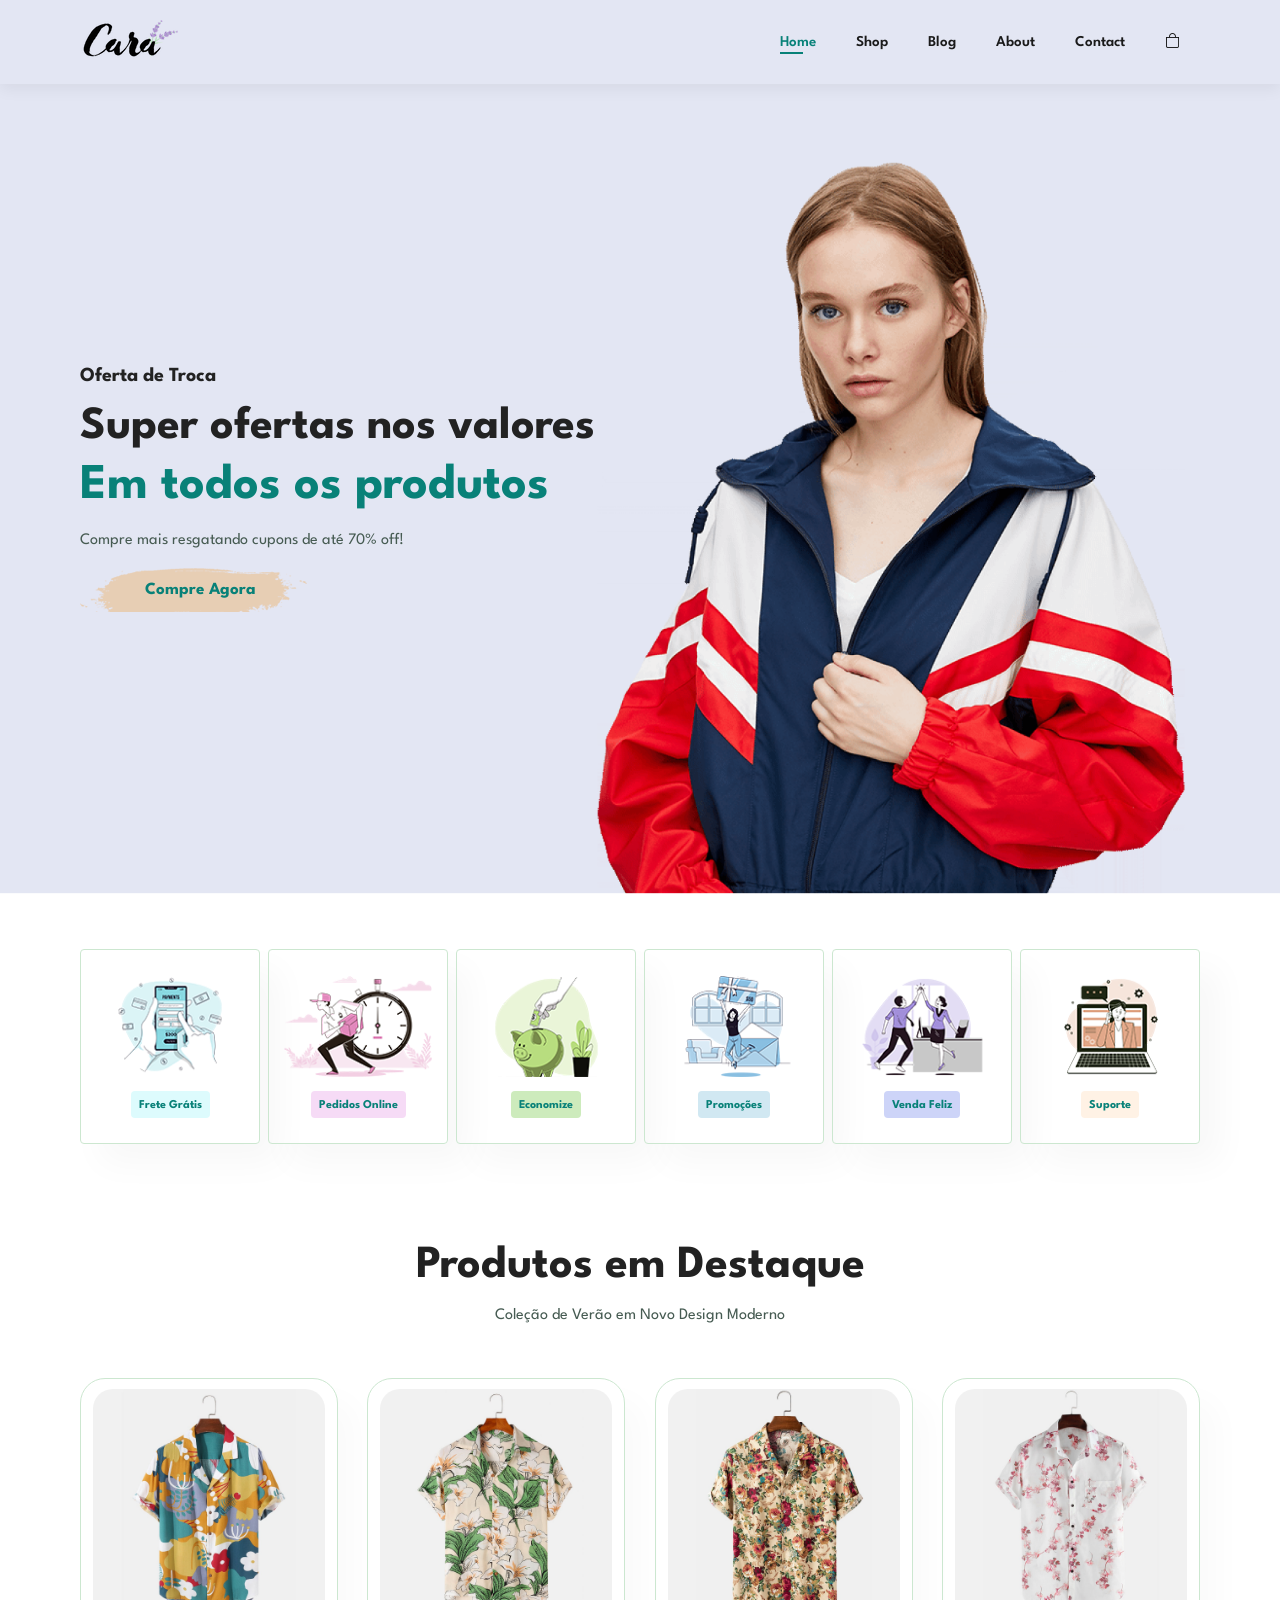
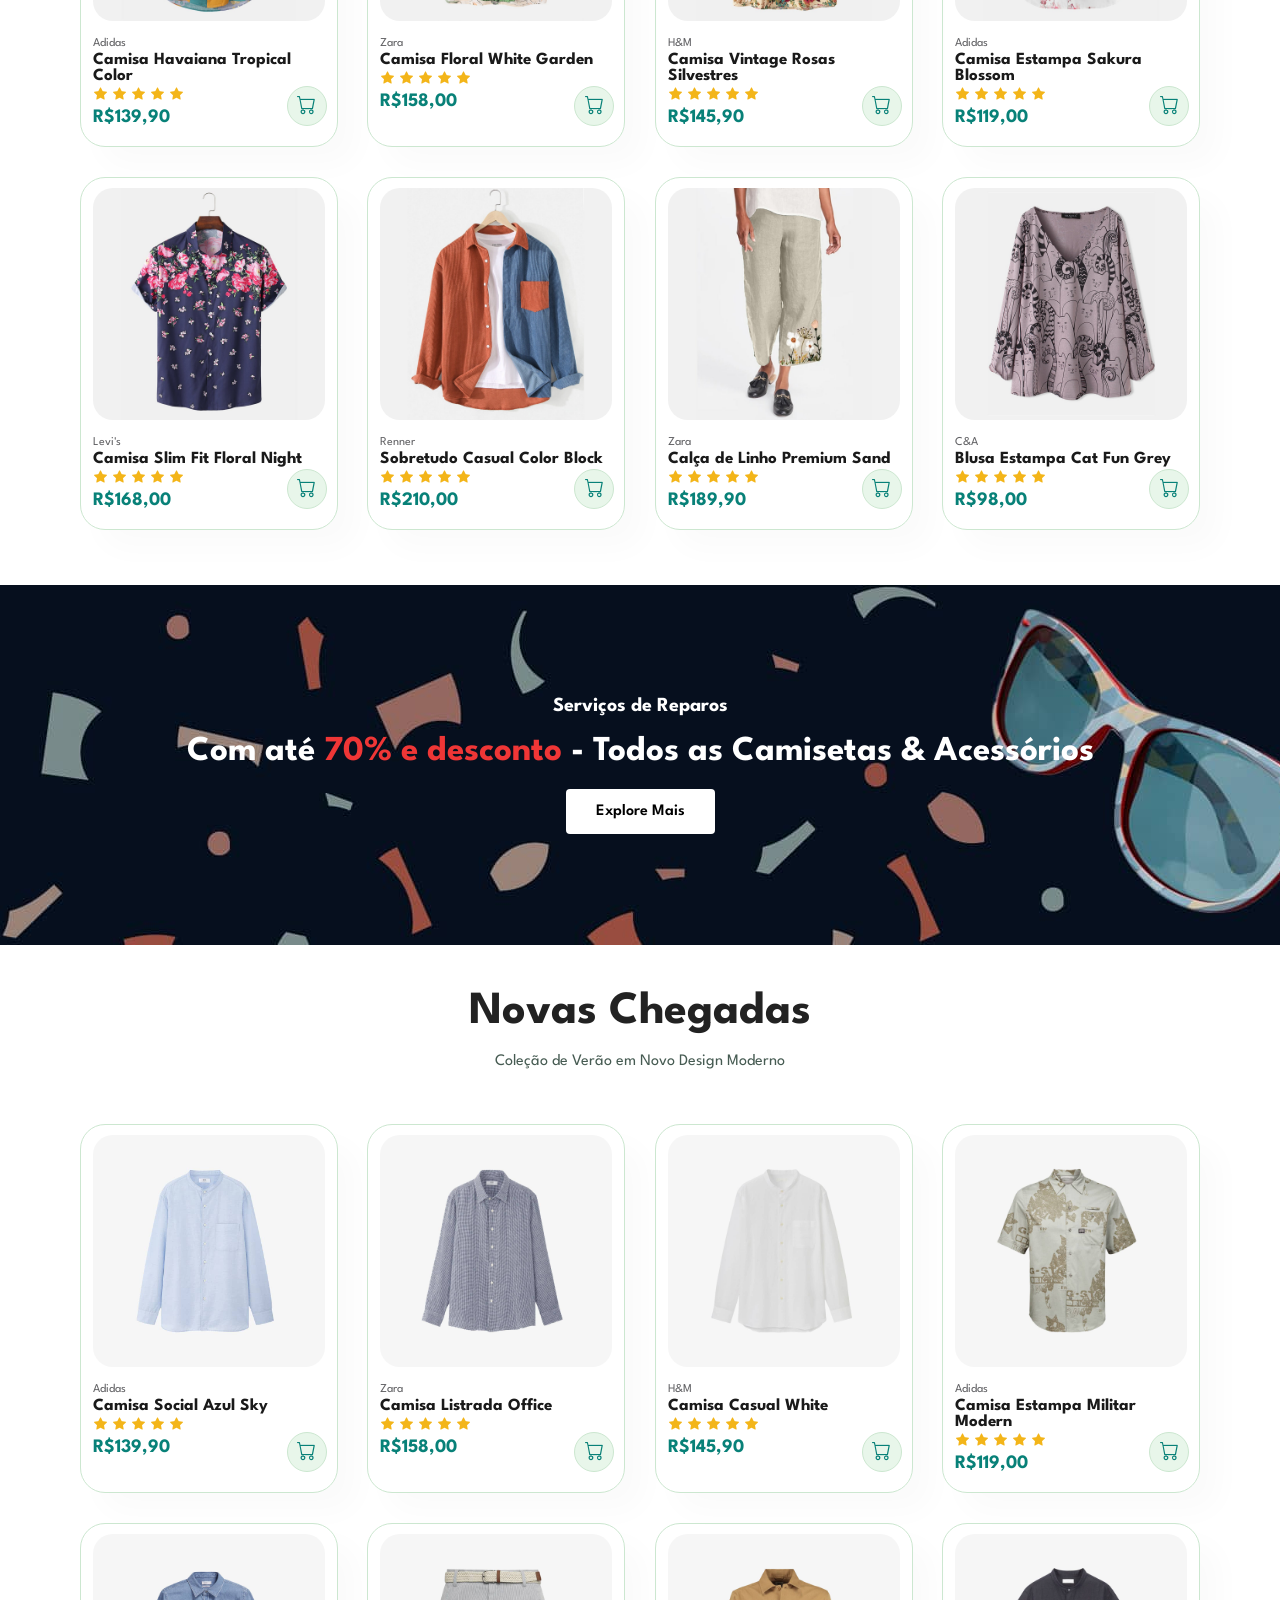
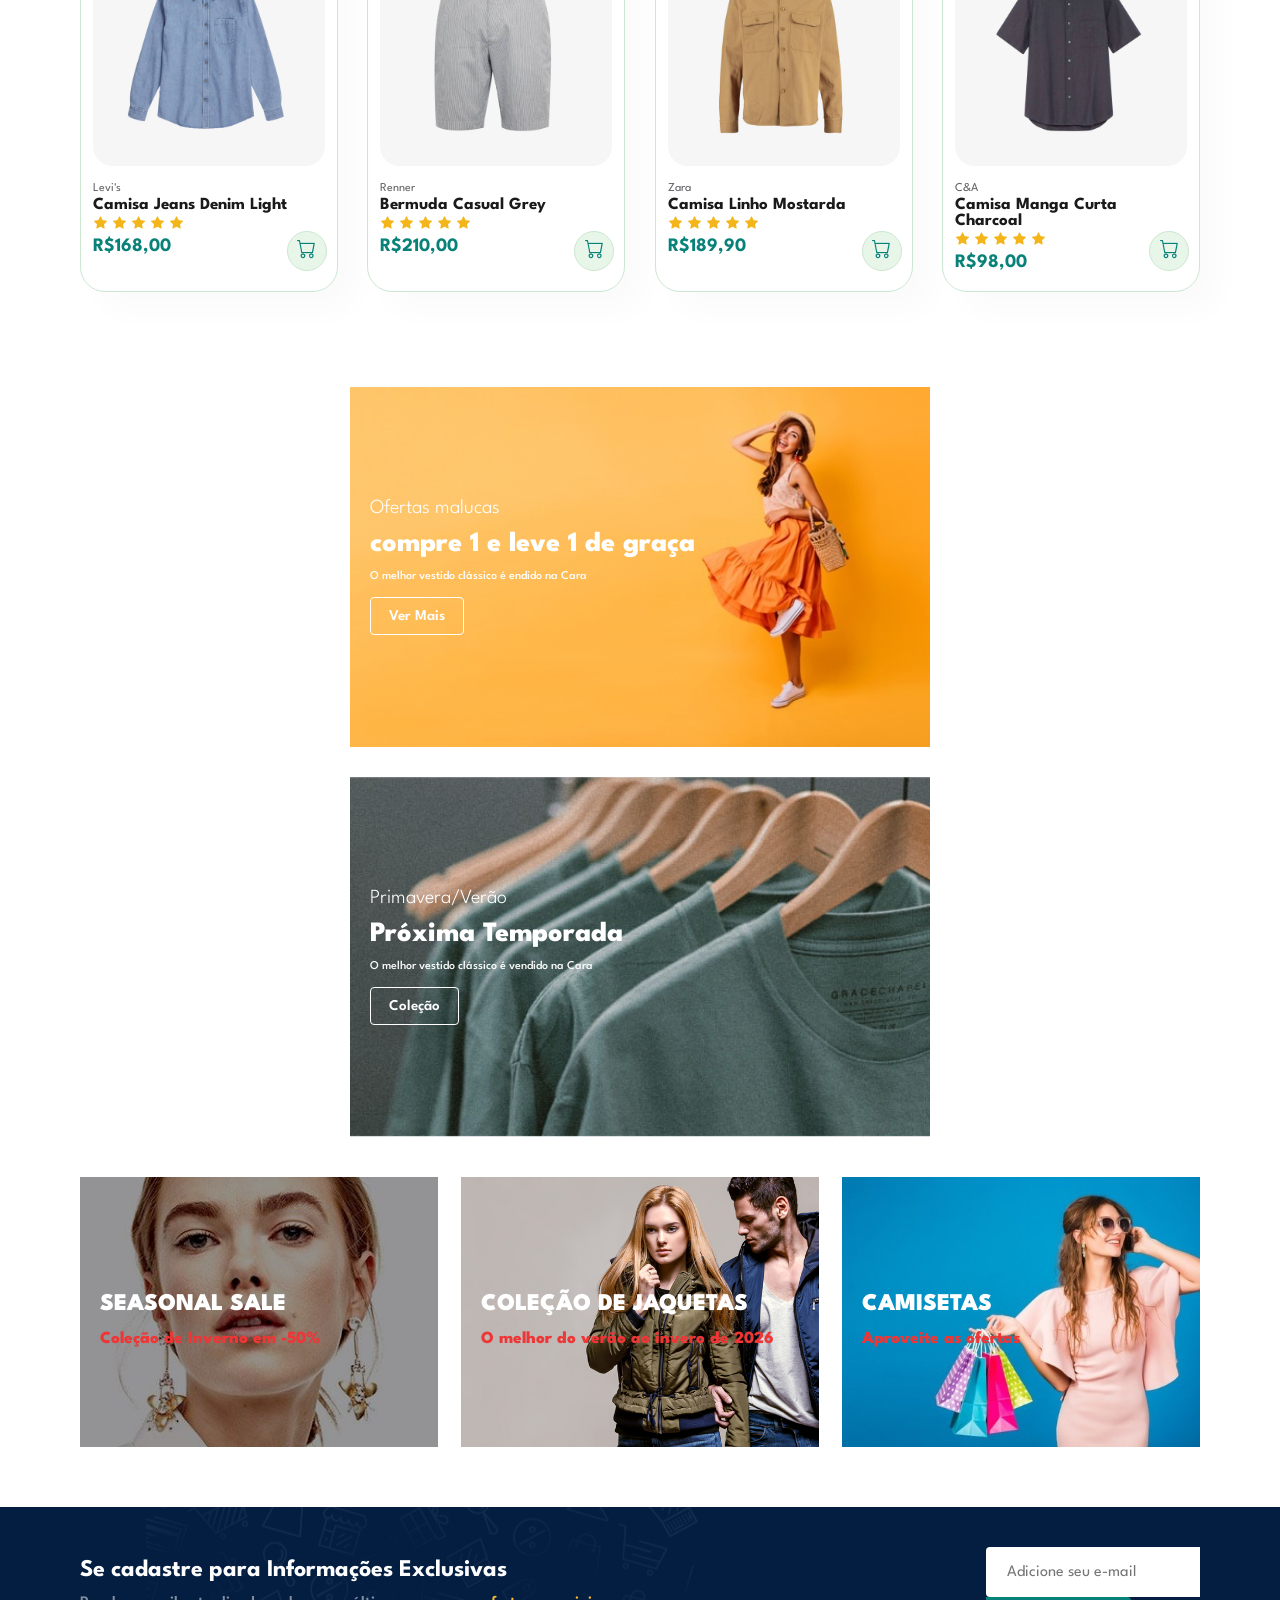
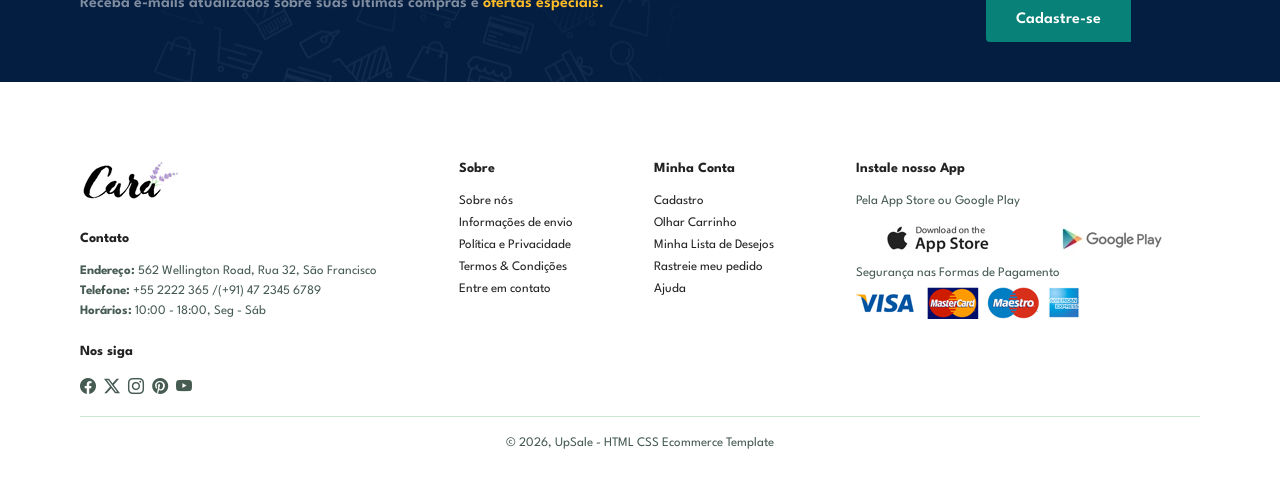
<file: index.html>
<!DOCTYPE html>
<html lang="pt-br">

<head>
    <meta charset="UTF-8">
    <meta name="viewport" content="width=device-width, initial-scale=1.0">
    <title>Ecommerce FrameWork</title>
    <link rel="stylesheet" href="src/style.css">
    <link rel="stylesheet" href="https://cdn.jsdelivr.net/npm/bootstrap-icons@1.11.3/font/bootstrap-icons.min.css">
</head>

<body>

    <section id="header">
        <a href="#"><img src="src/img/logo.png" class="logo" alt=""></a>

        <div>
            <ul id="navbar">
                <a href="#" id="close"><i class="bi bi-chevron-bar-right"></i></a>
                <li><a class="active" href="index.html">Home</a></li>
                <li><a href="shop.html">Shop</a></li>
                <li><a href="blog.html">Blog</a></li>
                <li><a href="about.html">About</a></li>
                <li><a href="contact.html">Contact</a></li>
                <li id="lg-bag"><a href="cart.html"><i class="bi bi-bag"></i></a></li>
            </ul>
        </div>
        <div id="mobile">
            <a href="cart.html"><i class="bi bi-bag"></i></a>
            <i id="bar" class="bi bi-chevron-bar-left"></i>
        </div>

    </section>

    <section id="hero">
        <h4>Oferta de Troca</h4>
        <h2>Super ofertas nos valores</h2>
        <h1>Em todos os produtos</h1>
        <p>Compre mais resgatando cupons de até 70% off!</p>
        <button>Compre Agora</button>
    </section>

    <section id="feature" class="section-p1">
        <div class="fe-box">
            <img src="src/img/features/f1.png" alt="">
            <h6>Frete Grátis</h6>
        </div>
        <div class="fe-box">
            <img src="src/img/features/f2.png" alt="">
            <h6>Pedidos Online</h6>
        </div>
        <div class="fe-box">
            <img src="src/img/features/f3.png" alt="">
            <h6>Economize</h6>
        </div>
        <div class="fe-box">
            <img src="src/img/features/f4.png" alt="">
            <h6>Promoções</h6>
        </div>
        <div class="fe-box">
            <img src="src/img/features/f5.png" alt="">
            <h6>Venda Feliz</h6>
        </div>
        <div class="fe-box">
            <img src="src/img/features/f6.png" alt="">
            <h6>Suporte</h6>
        </div>
    </section>

    <section id="product1" class="section-p1">
        <h2>Produtos em Destaque</h2>
        <p>Coleção de Verão em Novo Design Moderno</p>
        <div class="pro-container">
            <div class="pro">
                <img src="src/img/products/f1.jpg" alt="">
                <div class="des">
                    <span class="marca">Adidas</span>
                    <h5>Camisa Havaiana Tropical Color</h5>
                    <div class="star">
                        <i class="bi bi-star-fill"></i>
                        <i class="bi bi-star-fill"></i>
                        <i class="bi bi-star-fill"></i>
                        <i class="bi bi-star-fill"></i>
                        <i class="bi bi-star-fill"></i>
                    </div>
                    <h4>R$139,90</h4>
                </div>
                <a href="#"><i class="bi bi-cart cart"></i></a>
            </div>

            <div class="pro">
                <img src="src/img/products/f2.jpg" alt="">
                <div class="des">
                    <span class="marca">Zara</span>
                    <h5>Camisa Floral White Garden</h5>
                    <div class="star">
                        <i class="bi bi-star-fill"></i>
                        <i class="bi bi-star-fill"></i>
                        <i class="bi bi-star-fill"></i>
                        <i class="bi bi-star-fill"></i>
                        <i class="bi bi-star-fill"></i>
                    </div>
                    <h4>R$158,00</h4>
                </div>
                <a href="#"><i class="bi bi-cart cart"></i></a>
            </div>

            <div class="pro">
                <img src="src/img/products/f3.jpg" alt="">
                <div class="des">
                    <span class="marca">H&M</span>
                    <h5>Camisa Vintage Rosas Silvestres</h5>
                    <div class="star">
                        <i class="bi bi-star-fill"></i>
                        <i class="bi bi-star-fill"></i>
                        <i class="bi bi-star-fill"></i>
                        <i class="bi bi-star-fill"></i>
                        <i class="bi bi-star-fill"></i>
                    </div>
                    <h4>R$145,90</h4>
                </div>
                <a href="#"><i class="bi bi-cart cart"></i></a>
            </div>

            <div class="pro">
                <img src="src/img/products/f4.jpg" alt="">
                <div class="des">
                    <span class="marca">Adidas</span>
                    <h5>Camisa Estampa Sakura Blossom</h5>
                    <div class="star">
                        <i class="bi bi-star-fill"></i>
                        <i class="bi bi-star-fill"></i>
                        <i class="bi bi-star-fill"></i>
                        <i class="bi bi-star-fill"></i>
                        <i class="bi bi-star-fill"></i>
                    </div>
                    <h4>R$119,00</h4>
                </div>
                <a href="#"><i class="bi bi-cart cart"></i></a>
            </div>

            <div class="pro">
                <img src="src/img/products/f5.jpg" alt="">
                <div class="des">
                    <span class="marca">Levi's</span>
                    <h5>Camisa Slim Fit Floral Night</h5>
                    <div class="star">
                        <i class="bi bi-star-fill"></i>
                        <i class="bi bi-star-fill"></i>
                        <i class="bi bi-star-fill"></i>
                        <i class="bi bi-star-fill"></i>
                        <i class="bi bi-star-fill"></i>
                    </div>
                    <h4>R$168,00</h4>
                </div>
                <a href="#"><i class="bi bi-cart cart"></i></a>
            </div>

            <div class="pro">
                <img src="src/img/products/f6.jpg" alt="">
                <div class="des">
                    <span class="marca">Renner</span>
                    <h5>Sobretudo Casual Color Block</h5>
                    <div class="star">
                        <i class="bi bi-star-fill"></i>
                        <i class="bi bi-star-fill"></i>
                        <i class="bi bi-star-fill"></i>
                        <i class="bi bi-star-fill"></i>
                        <i class="bi bi-star-fill"></i>
                    </div>
                    <h4>R$210,00</h4>
                </div>
                <a href="#"><i class="bi bi-cart cart"></i></a>
            </div>

            <div class="pro">
                <img src="src/img/products/f7.jpg" alt="">
                <div class="des">
                    <span class="marca">Zara</span>
                    <h5>Calça de Linho Premium Sand</h5>
                    <div class="star">
                        <i class="bi bi-star-fill"></i>
                        <i class="bi bi-star-fill"></i>
                        <i class="bi bi-star-fill"></i>
                        <i class="bi bi-star-fill"></i>
                        <i class="bi bi-star-fill"></i>
                    </div>
                    <h4>R$189,90</h4>
                </div>
                <a href="#"><i class="bi bi-cart cart"></i></a>
            </div>

            <div class="pro">
                <img src="src/img/products/f8.jpg" alt="">
                <div class="des">
                    <span class="marca">C&A</span>
                    <h5>Blusa Estampa Cat Fun Grey</h5>
                    <div class="star">
                        <i class="bi bi-star-fill"></i>
                        <i class="bi bi-star-fill"></i>
                        <i class="bi bi-star-fill"></i>
                        <i class="bi bi-star-fill"></i>
                        <i class="bi bi-star-fill"></i>
                    </div>
                    <h4>R$98,00</h4>
                </div>
                <a href="#"><i class="bi bi-cart cart"></i></a>
            </div>
        </div>
    </section>

    <section id="banner">
        <h4>Serviços de Reparos</h4>
        <h2>Com até <span>70% e desconto</span> - Todos as Camisetas & Acessórios</h2>
        <button class="normal">Explore Mais</button>
    </section>

    <section id="product1" class="section-p1">
        <h2>Novas Chegadas</h2>
        <p>Coleção de Verão em Novo Design Moderno</p>
        <div class="pro-container">
            <div class="pro">
                <img src="src/img/products/n1.jpg" alt="">
                <div class="des">
                    <span class="marca">Adidas</span>
                    <h5>Camisa Social Azul Sky</h5>
                    <div class="star">
                        <i class="bi bi-star-fill"></i>
                        <i class="bi bi-star-fill"></i>
                        <i class="bi bi-star-fill"></i>
                        <i class="bi bi-star-fill"></i>
                        <i class="bi bi-star-fill"></i>
                    </div>
                    <h4>R$139,90</h4>
                </div>
                <a href="#"><i class="bi bi-cart cart"></i></a>
            </div>

            <div class="pro">
                <img src="src/img/products/n2.jpg" alt="">
                <div class="des">
                    <span class="marca">Zara</span>
                    <h5>Camisa Listrada Office</h5>
                    <div class="star">
                        <i class="bi bi-star-fill"></i>
                        <i class="bi bi-star-fill"></i>
                        <i class="bi bi-star-fill"></i>
                        <i class="bi bi-star-fill"></i>
                        <i class="bi bi-star-fill"></i>
                    </div>
                    <h4>R$158,00</h4>
                </div>
                <a href="#"><i class="bi bi-cart cart"></i></a>
            </div>

            <div class="pro">
                <img src="src/img/products/n3.jpg" alt="">
                <div class="des">
                    <span class="marca">H&M</span>
                    <h5>Camisa Casual White</h5>
                    <div class="star">
                        <i class="bi bi-star-fill"></i>
                        <i class="bi bi-star-fill"></i>
                        <i class="bi bi-star-fill"></i>
                        <i class="bi bi-star-fill"></i>
                        <i class="bi bi-star-fill"></i>
                    </div>
                    <h4>R$145,90</h4>
                </div>
                <a href="#"><i class="bi bi-cart cart"></i></a>
            </div>

            <div class="pro">
                <img src="src/img/products/n4.jpg" alt="">
                <div class="des">
                    <span class="marca">Adidas</span>
                    <h5>Camisa Estampa Militar Modern</h5>
                    <div class="star">
                        <i class="bi bi-star-fill"></i>
                        <i class="bi bi-star-fill"></i>
                        <i class="bi bi-star-fill"></i>
                        <i class="bi bi-star-fill"></i>
                        <i class="bi bi-star-fill"></i>
                    </div>
                    <h4>R$119,00</h4>
                </div>
                <a href="#"><i class="bi bi-cart cart"></i></a>
            </div>

            <div class="pro">
                <img src="src/img/products/n5.jpg" alt="">
                <div class="des">
                    <span class="marca">Levi's</span>
                    <h5>Camisa Jeans Denim Light</h5>
                    <div class="star">
                        <i class="bi bi-star-fill"></i>
                        <i class="bi bi-star-fill"></i>
                        <i class="bi bi-star-fill"></i>
                        <i class="bi bi-star-fill"></i>
                        <i class="bi bi-star-fill"></i>
                    </div>
                    <h4>R$168,00</h4>
                </div>
                <a href="#"><i class="bi bi-cart cart"></i></a>
            </div>

            <div class="pro">
                <img src="src/img/products/n6.jpg" alt="">
                <div class="des">
                    <span class="marca">Renner</span>
                    <h5>Bermuda Casual Grey</h5>
                    <div class="star">
                        <i class="bi bi-star-fill"></i>
                        <i class="bi bi-star-fill"></i>
                        <i class="bi bi-star-fill"></i>
                        <i class="bi bi-star-fill"></i>
                        <i class="bi bi-star-fill"></i>
                    </div>
                    <h4>R$210,00</h4>
                </div>
                <a href="#"><i class="bi bi-cart cart"></i></a>
            </div>

            <div class="pro">
                <img src="src/img/products/n7.jpg" alt="">
                <div class="des">
                    <span class="marca">Zara</span>
                    <h5>Camisa Linho Mostarda</h5>
                    <div class="star">
                        <i class="bi bi-star-fill"></i>
                        <i class="bi bi-star-fill"></i>
                        <i class="bi bi-star-fill"></i>
                        <i class="bi bi-star-fill"></i>
                        <i class="bi bi-star-fill"></i>
                    </div>
                    <h4>R$189,90</h4>
                </div>
                <a href="#"><i class="bi bi-cart cart"></i></a>
            </div>

            <div class="pro">
                <img src="src/img/products/n8.jpg" alt="">
                <div class="des">
                    <span class="marca">C&A</span>
                    <h5>Camisa Manga Curta Charcoal</h5>
                    <div class="star">
                        <i class="bi bi-star-fill"></i>
                        <i class="bi bi-star-fill"></i>
                        <i class="bi bi-star-fill"></i>
                        <i class="bi bi-star-fill"></i>
                        <i class="bi bi-star-fill"></i>
                    </div>
                    <h4>R$98,00</h4>
                </div>
                <a href="#"><i class="bi bi-cart cart"></i></a>
            </div>
        </div>
    </section>

    <section id="sm-banner" class="section-p1">
        <div class="banner-box">
            <h4>Ofertas malucas</h4>
            <h2>compre 1 e leve 1 de graça</h2>
            <span>O melhor vestido clássico é endido na Cara</span>
            <button class="white">Ver Mais</button>
        </div>
        <div class="banner-box banner-box2">
            <h4>Primavera/Verão</h4>
            <h2>Próxima Temporada</h2>
            <span>O melhor vestido clássico é vendido na Cara</span>
            <button class="white">Coleção</button>
        </div>
    </section>

    <section id="banner3">
        <div class="banner-box">
            <h2>SEASONAL SALE</h2>
            <h3>Coleção de Inverno em -50%</h3>
        </div>
        <div class="banner-box banner-box2">
            <h2>COLEÇÃO DE JAQUETAS</h2>
            <h3>O melhor do verão ao invero de 2026</h3>
        </div>
        <div class="banner-box banner-box3">
            <h2>CAMISETAS</h2>
            <h3>Aproveite as ofertas</h3>
        </div>
    </section>

    <section id="newsletter" class="section-p1 section-m1">
        <div class="newstext">
            <h4>Se cadastre para Informações Exclusivas</h4>
            <p>Receba e-mails atualizados sobre suas últimas compras e <span>ofertas especiais.</span></p>
        </div>
        <div class="form">
            <input type="text" placeholder="Adicione seu e-mail">
            <button class="normal">Cadastre-se</button>
        </div>
    </section>

    <footer class="section-p1">
        <div class="col">
            <img class="logo" src="src/img/logo.png" alt="">
            <h4>Contato</h4>
            <p><strong>Endereço:</strong> 562 Wellington Road, Rua 32, São Francisco</p>
            <p><strong>Telefone:</strong> +55 2222 365 /(+91) 47 2345 6789</p>
            <p><strong>Horários:</strong> 10:00 - 18:00, Seg - Sáb</p>
            <div class="follow">
                <h4>Nos siga</h4>
                <div class="icon">
                    <i class="bi bi-facebook"></i>
                    <i class="bi bi-twitter-x"></i>
                    <i class="bi bi-instagram"></i>
                    <i class="bi bi-pinterest"></i>
                    <i class="bi bi-youtube"></i>
                </div>
            </div>
        </div>

        <div class="col">
            <h4>Sobre</h4>
            <a href="">Sobre nós</a>
            <a href="">Informações de envio</a>
            <a href="">Política e Privacidade</a>
            <a href="">Termos & Condições</a>
            <a href="">Entre em contato</a>
        </div>

        <div class="col">
            <h4>Minha Conta</h4>
            <a href="">Cadastro</a>
            <a href="">Olhar Carrinho</a>
            <a href="">Minha Lista de Desejos</a>
            <a href="">Rastreie meu pedido</a>
            <a href="">Ajuda</a>
        </div>

        <div class="col install">
            <h4>Instale nosso App</h4>
            <p>Pela App Store ou Google Play</p>
            <div class="row">
                <img src="src/img/pay/app.jpg" alt="">
                <img src="src/img/pay/play.jpg" alt="">
            </div>
            <p>Segurança nas Formas de Pagamento</p>
            <img src="src/img/pay/pay.png" alt="">
        </div>

        <div class="copyright">
            <p>&copy; 2026, UpSale - HTML CSS Ecommerce Template </p>
        </div>
    </footer>


    <script src="src/script.js"></script>
</body>

</html>
</file>
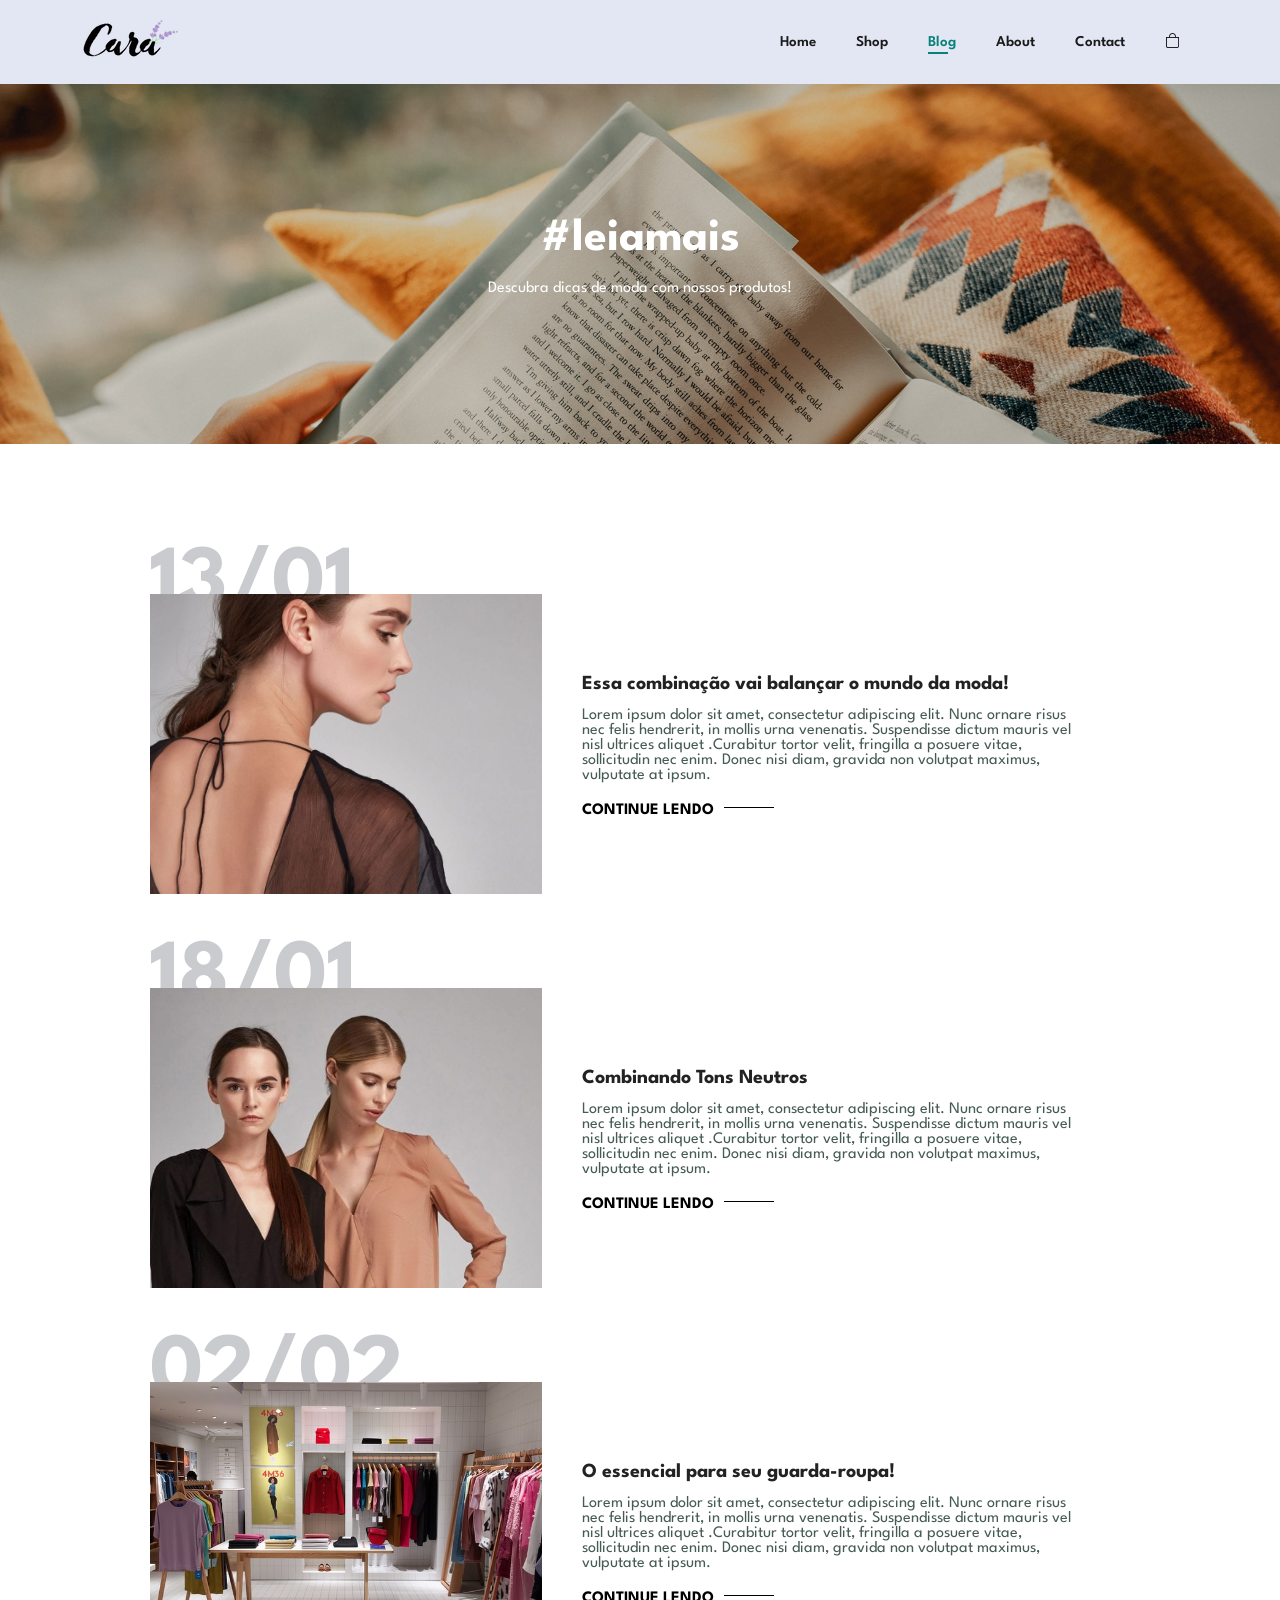
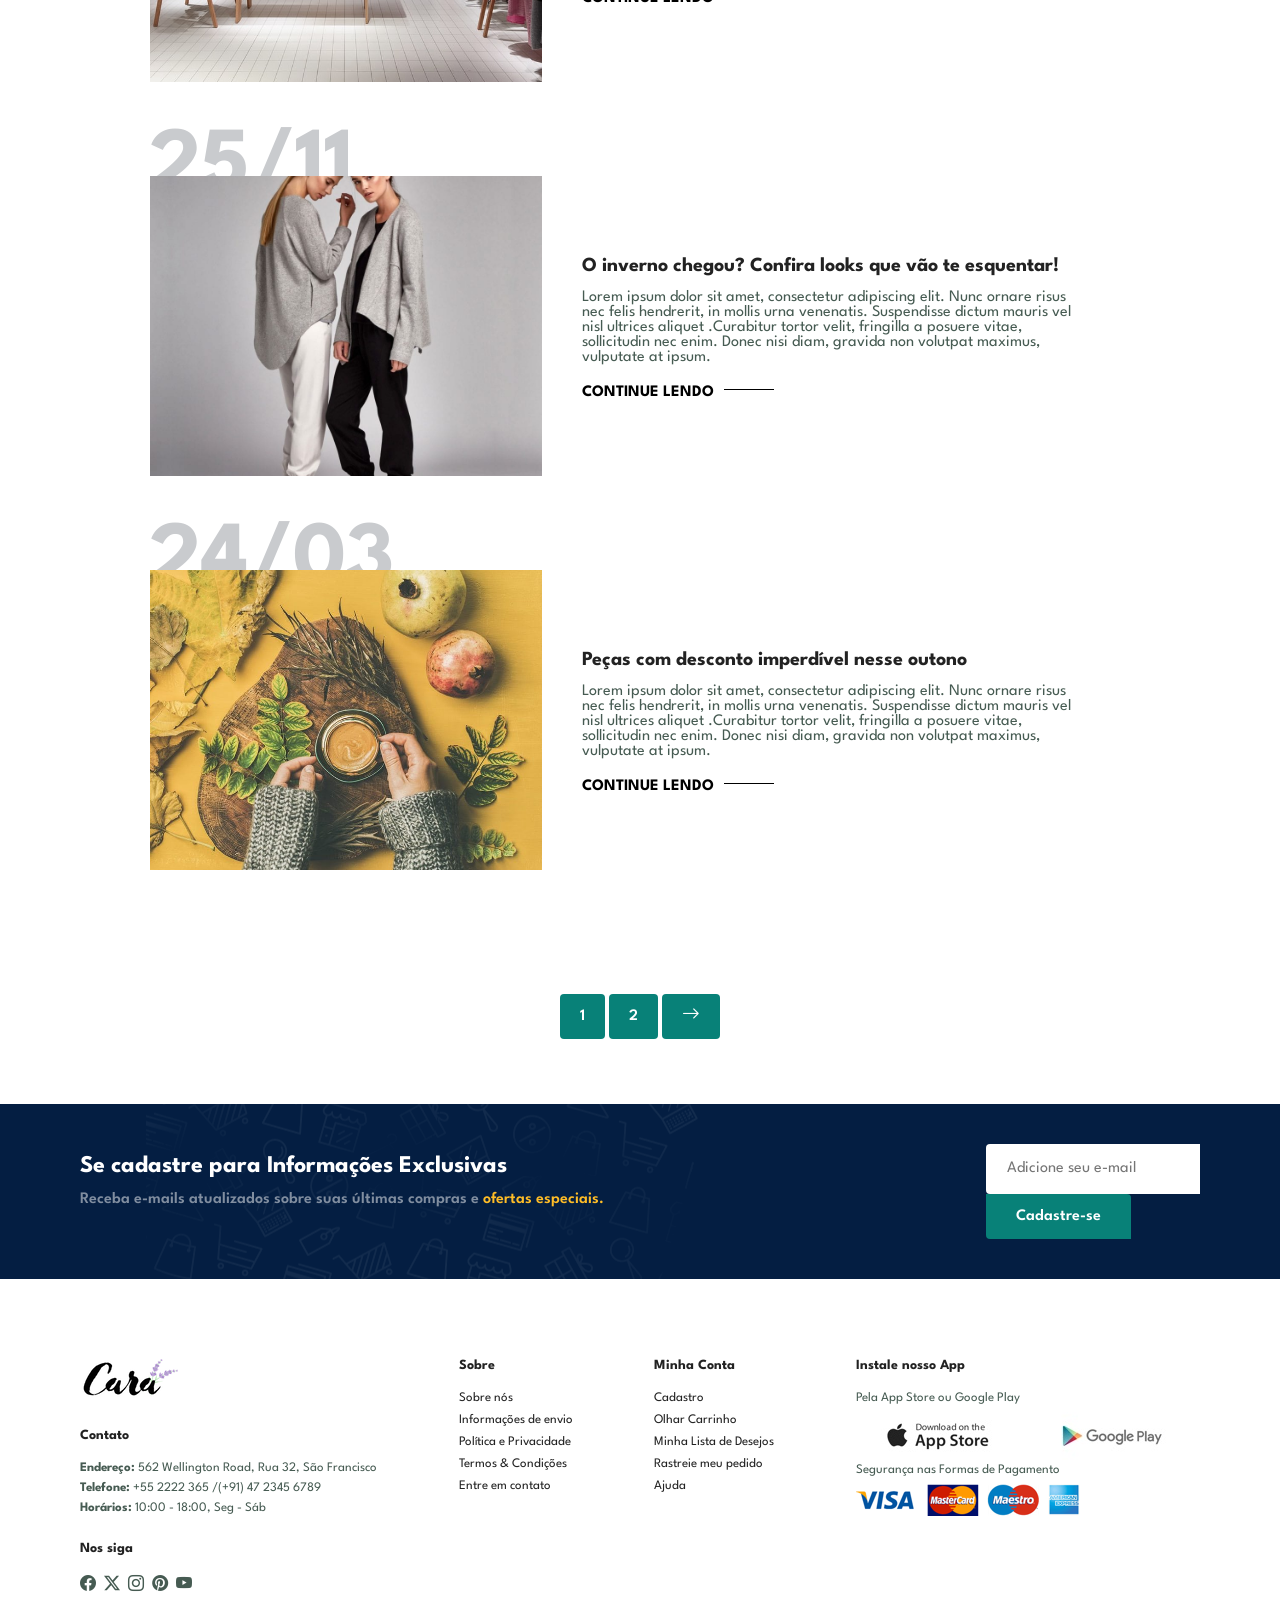
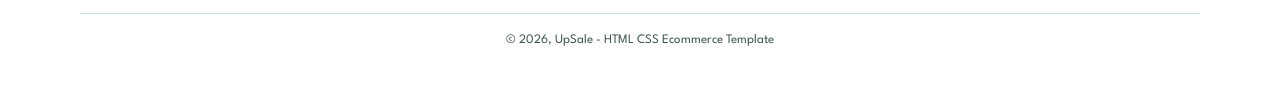
<file: blog.html>
<!DOCTYPE html>
<html lang="pt-br">

<head>
    <meta charset="UTF-8">
    <meta name="viewport" content="width=device-width, initial-scale=1.0">
    <title>Ecommerce FrameWork</title>
    <link rel="stylesheet" href="src/style.css">
    <link rel="stylesheet" href="https://cdn.jsdelivr.net/npm/bootstrap-icons@1.11.3/font/bootstrap-icons.min.css">
</head>

<body>

    <section id="header">
        <a href="#"><img src="src/img/logo.png" class="logo" alt=""></a>

        <div>
            <ul id="navbar">
                <a href="#" id="close"><i class="bi bi-chevron-bar-right"></i></a>
                <li><a href="index.html">Home</a></li>
                <li><a href="shop.html">Shop</a></li>
                <li><a class="active" href="blog.html">Blog</a></li>
                <li><a href="about.html">About</a></li>
                <li><a href="contact.html">Contact</a></li>
                <li id="lg-bag"><a href="cart.html"><i class="bi bi-bag"></i></a></li>
            </ul>
        </div>
        <div id="mobile">
            <a href="cart.html"><i class="bi bi-bag"></i></a>
            <i id="bar" class="bi bi-chevron-bar-left"></i>
        </div>

    </section>

    <section id="page-header" class="blog-header">
      
        <h2>#leiamais</h2>
       
        <p>Descubra dicas de moda com nossos produtos!</p>
       
    </section>

    <section id="blog">
        <div class="blog-box">
            <div class="blog-img">
                <img src="./src/img/blog/b1.jpg" alt="">
            </div>
            <div class="blog-details">
                <h4>Essa combinação vai balançar o mundo da moda!</h4>
                <p>Lorem ipsum dolor sit amet, consectetur adipiscing elit. Nunc ornare risus nec felis hendrerit, in mollis urna venenatis. Suspendisse dictum mauris vel nisl ultrices aliquet
                    .Curabitur tortor velit, fringilla a posuere vitae, sollicitudin nec enim. Donec nisi diam, gravida non volutpat maximus, vulputate at ipsum. </p>
                    <a href="#">CONTINUE LENDO</a>
            </div>
            <h1>13/01</h1>
        </div>

        <div class="blog-box">
            <div class="blog-img">
                <img src="./src/img/blog/b2.jpg" alt="">
            </div>
            <div class="blog-details">
                <h4>Combinando Tons Neutros</h4>
                <p>Lorem ipsum dolor sit amet, consectetur adipiscing elit. Nunc ornare risus nec felis hendrerit, in mollis urna venenatis. Suspendisse dictum mauris vel nisl ultrices aliquet
                    .Curabitur tortor velit, fringilla a posuere vitae, sollicitudin nec enim. Donec nisi diam, gravida non volutpat maximus, vulputate at ipsum. </p>
                    <a href="#">CONTINUE LENDO</a>
            </div>
            <h1>18/01</h1>
        </div>

        <div class="blog-box">
            <div class="blog-img">
                <img src="./src/img/blog/b3.jpg" alt="">
            </div>
            <div class="blog-details">
                <h4>O essencial para seu guarda-roupa!</h4>
                <p>Lorem ipsum dolor sit amet, consectetur adipiscing elit. Nunc ornare risus nec felis hendrerit, in mollis urna venenatis. Suspendisse dictum mauris vel nisl ultrices aliquet
                    .Curabitur tortor velit, fringilla a posuere vitae, sollicitudin nec enim. Donec nisi diam, gravida non volutpat maximus, vulputate at ipsum. </p>
                    <a href="#">CONTINUE LENDO</a>
            </div>
            <h1>02/02</h1>
        </div>

        <div class="blog-box">
            <div class="blog-img">
                <img src="./src/img/blog/b4.jpg" alt="">
            </div>
            <div class="blog-details">
                <h4>O inverno chegou? Confira looks que vão te esquentar!</h4>
                <p>Lorem ipsum dolor sit amet, consectetur adipiscing elit. Nunc ornare risus nec felis hendrerit, in mollis urna venenatis. Suspendisse dictum mauris vel nisl ultrices aliquet
                    .Curabitur tortor velit, fringilla a posuere vitae, sollicitudin nec enim. Donec nisi diam, gravida non volutpat maximus, vulputate at ipsum. </p>
                    <a href="#">CONTINUE LENDO</a>
            </div>
            <h1>25/11</h1>
        </div>

        <div class="blog-box">
            <div class="blog-img">
                <img src="./src/img/blog/b6.jpg" alt="">
            </div>
            <div class="blog-details">
                <h4>Peças com desconto imperdível nesse outono</h4>
                <p>Lorem ipsum dolor sit amet, consectetur adipiscing elit. Nunc ornare risus nec felis hendrerit, in mollis urna venenatis. Suspendisse dictum mauris vel nisl ultrices aliquet
                    .Curabitur tortor velit, fringilla a posuere vitae, sollicitudin nec enim. Donec nisi diam, gravida non volutpat maximus, vulputate at ipsum. </p>
                    <a href="#">CONTINUE LENDO</a>
            </div>
            <h1>24/03</h1>
        </div>
    </section>

    <section id="pagination" class="section-p1">
        <a href="#">1</a>
        <a href="#">2</a>
        <a href="#"><i class="bi bi-arrow-right"></i></a>
    </section>
 
    <section id="newsletter" class="section-p1 section-m1">
        <div class="newstext">
            <h4>Se cadastre para Informações Exclusivas</h4>
            <p>Receba e-mails atualizados sobre suas últimas compras e <span>ofertas especiais.</span></p>
        </div>
        <div class="form">
            <input type="text" placeholder="Adicione seu e-mail">
            <button class="normal">Cadastre-se</button>
        </div>
    </section>

    <footer class="section-p1">
        <div class="col">
            <img class="logo" src="src/img/logo.png" alt="">
            <h4>Contato</h4>
            <p><strong>Endereço:</strong> 562 Wellington Road, Rua 32, São Francisco</p>
            <p><strong>Telefone:</strong> +55 2222 365 /(+91) 47 2345 6789</p>
            <p><strong>Horários:</strong> 10:00 - 18:00, Seg - Sáb</p>
            <div class="follow">
                <h4>Nos siga</h4>
                <div class="icon">
                    <i class="bi bi-facebook"></i>
                    <i class="bi bi-twitter-x"></i>
                    <i class="bi bi-instagram"></i>
                    <i class="bi bi-pinterest"></i>
                    <i class="bi bi-youtube"></i>
                </div>
            </div>
        </div>

        <div class="col">
            <h4>Sobre</h4>
            <a href="">Sobre nós</a>
            <a href="">Informações de envio</a>
            <a href="">Política e Privacidade</a>
            <a href="">Termos & Condições</a>
            <a href="">Entre em contato</a>
        </div>

        <div class="col">
            <h4>Minha Conta</h4>
            <a href="">Cadastro</a>
            <a href="">Olhar Carrinho</a>
            <a href="">Minha Lista de Desejos</a>
            <a href="">Rastreie meu pedido</a>
            <a href="">Ajuda</a>
        </div>

        <div class="col install">
            <h4>Instale nosso App</h4>
            <p>Pela App Store ou Google Play</p>
            <div class="row">
                <img src="src/img/pay/app.jpg" alt="">
                <img src="src/img/pay/play.jpg" alt="">
            </div>
            <p>Segurança nas Formas de Pagamento</p>
            <img src="src/img/pay/pay.png" alt="">
        </div>

        <div class="copyright">
            <p>&copy; 2026, UpSale - HTML CSS Ecommerce Template </p>
        </div>
    </footer>


    <script src="src/script.js"></script>
</body>

</html>
</file>
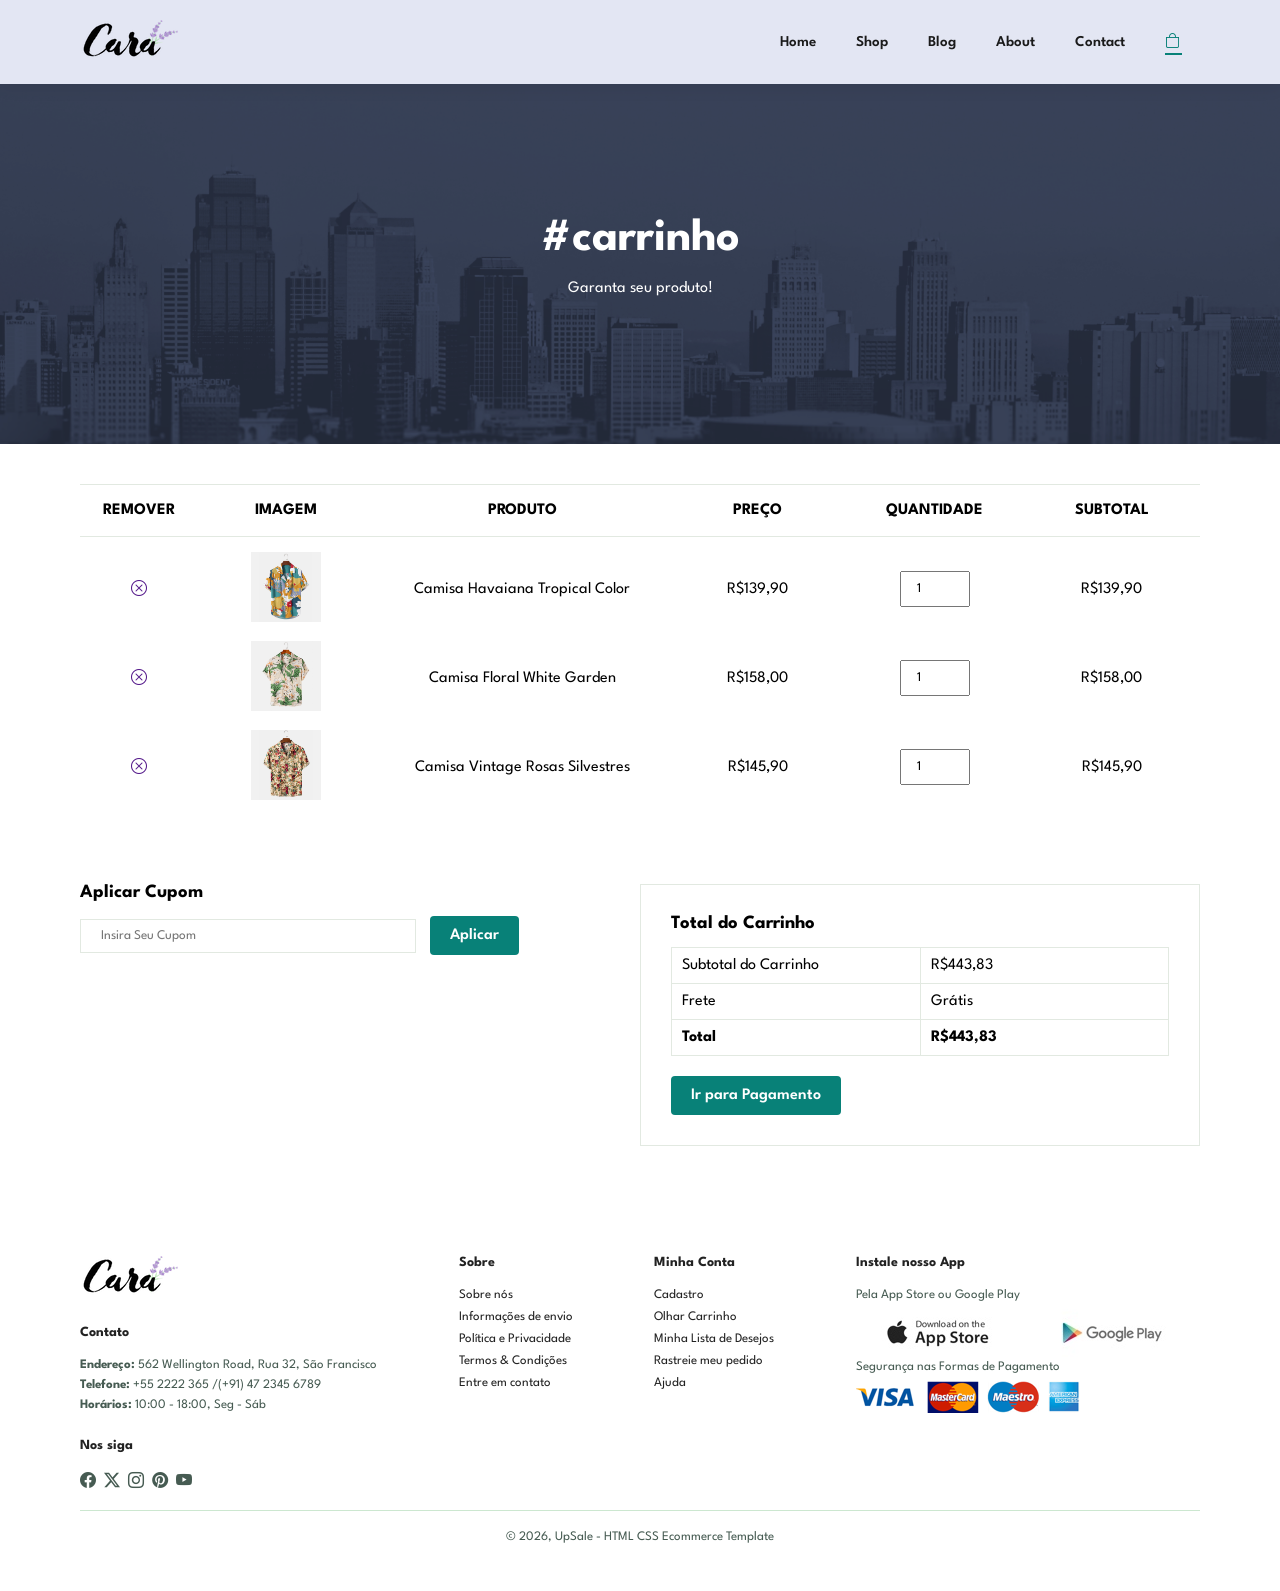
<file: cart.html>
<!DOCTYPE html>
<html lang="pt-br">

<head>
    <meta charset="UTF-8">
    <meta name="viewport" content="width=device-width, initial-scale=1.0">
    <title>Ecommerce FrameWork</title>
    <link rel="stylesheet" href="src/style.css">
    <link rel="stylesheet" href="https://cdn.jsdelivr.net/npm/bootstrap-icons@1.11.3/font/bootstrap-icons.min.css">
</head>

<body>

    <section id="header">
        <a href="#"><img src="src/img/logo.png" class="logo" alt=""></a>

        <div>
            <ul id="navbar">
                <a href="#" id="close"><i class="bi bi-chevron-bar-right"></i></a>
                <li><a href="index.html">Home</a></li>
                <li><a href="shop.html">Shop</a></li>
                <li><a href="blog.html">Blog</a></li>
                <li><a href="about.html">About</a></li>
                <li><a  href="contact.html">Contact</a></li>
                <li id="lg-bag"><a class="active" href="cart.html"><i class="bi bi-bag"></i></a></li>
            </ul>
        </div>
        <div id="mobile">
            <a href="cart.html"><i class="bi bi-bag"></i></a>
            <i id="bar" class="bi bi-chevron-bar-left"></i>
        </div>

    </section>

    <section id="page-header" class="about-header">
      
        <h2>#carrinho</h2>
       
        <p>Garanta seu produto!</p>
       
    </section>

   <section id="cart" class="section-p1">
    <table width="100%">
        <thead>
            <tr>
                <td>Remover</td>
                <td>Imagem</td>
                <td>Produto</td>
                <td>Preço</td>
                <td>Quantidade</td>
                <td>Subtotal</td>                
            </tr>
        </thead>
        <tbody>
            <tr>
                <td><a href=""><i class="bi bi-x-circle"></i></a></td>
                <td><img src="./src/img/products/f1.jpg" alt=""></td>
                <td>Camisa Havaiana Tropical Color</td>
                <td>R$139,90</td>
                <td><input type="number" value="1"></td>
                <td>R$139,90</td>
            </tr>
             <tr>
                <td><a href=""><i class="bi bi-x-circle"></i></a></td>
                <td><img src="./src/img/products/f2.jpg" alt=""></td>
                <td>Camisa Floral White Garden</td>
                <td>R$158,00</td>
                <td><input type="number" value="1"></td>
                <td>R$158,00</td>
            </tr>
             <tr>
                <td><a href=""><i class="bi bi-x-circle"></i></a></td>
                <td><img src="./src/img/products/f3.jpg" alt=""></td>
                <td>Camisa Vintage Rosas Silvestres</td>
                <td>R$145,90</td>
                <td><input type="number" value="1"></td>
                <td>R$145,90</td>
            </tr>
        </tbody>
    </table>
   </section>

   <section id="cart-add" class="section-p1">
        <div id="coupon">
            <h3>Aplicar Cupom</h3>
            <div>
                <input type="text" placeholder="Insira Seu Cupom">
                <button class="normal">Aplicar</button>
            </div>
        </div>

        <div id="subtotal">
            <h3>Total do Carrinho</h3>
            <table>
                <tr>
                    <td>Subtotal do Carrinho</td>
                    <td>R$443,83</td>
                </tr>
                <tr>
                    <td>Frete</td>
                    <td>Grátis</td>
                </tr>
                <tr>
                    <td><strong>Total</strong></td>
                    <td><strong>R$443,83</strong></td>
                </tr>
            </table>
            <button class="normal">Ir para Pagamento</button>
        </div>
   </section>

    <footer class="section-p1">
        <div class="col">
            <img class="logo" src="src/img/logo.png" alt="">
            <h4>Contato</h4>
            <p><strong>Endereço:</strong> 562 Wellington Road, Rua 32, São Francisco</p>
            <p><strong>Telefone:</strong> +55 2222 365 /(+91) 47 2345 6789</p>
            <p><strong>Horários:</strong> 10:00 - 18:00, Seg - Sáb</p>
            <div class="follow">
                <h4>Nos siga</h4>
                <div class="icon">
                    <i class="bi bi-facebook"></i>
                    <i class="bi bi-twitter-x"></i>
                    <i class="bi bi-instagram"></i>
                    <i class="bi bi-pinterest"></i>
                    <i class="bi bi-youtube"></i>
                </div>
            </div>
        </div>

        <div class="col">
            <h4>Sobre</h4>
            <a href="">Sobre nós</a>
            <a href="">Informações de envio</a>
            <a href="">Política e Privacidade</a>
            <a href="">Termos & Condições</a>
            <a href="">Entre em contato</a>
        </div>

        <div class="col">
            <h4>Minha Conta</h4>
            <a href="">Cadastro</a>
            <a href="">Olhar Carrinho</a>
            <a href="">Minha Lista de Desejos</a>
            <a href="">Rastreie meu pedido</a>
            <a href="">Ajuda</a>
        </div>

        <div class="col install">
            <h4>Instale nosso App</h4>
            <p>Pela App Store ou Google Play</p>
            <div class="row">
                <img src="src/img/pay/app.jpg" alt="">
                <img src="src/img/pay/play.jpg" alt="">
            </div>
            <p>Segurança nas Formas de Pagamento</p>
            <img src="src/img/pay/pay.png" alt="">
        </div>

        <div class="copyright">
            <p>&copy; 2026, UpSale - HTML CSS Ecommerce Template </p>
        </div>
    </footer>


    <script src="src/script.js"></script>
</body>

</html>
</file>
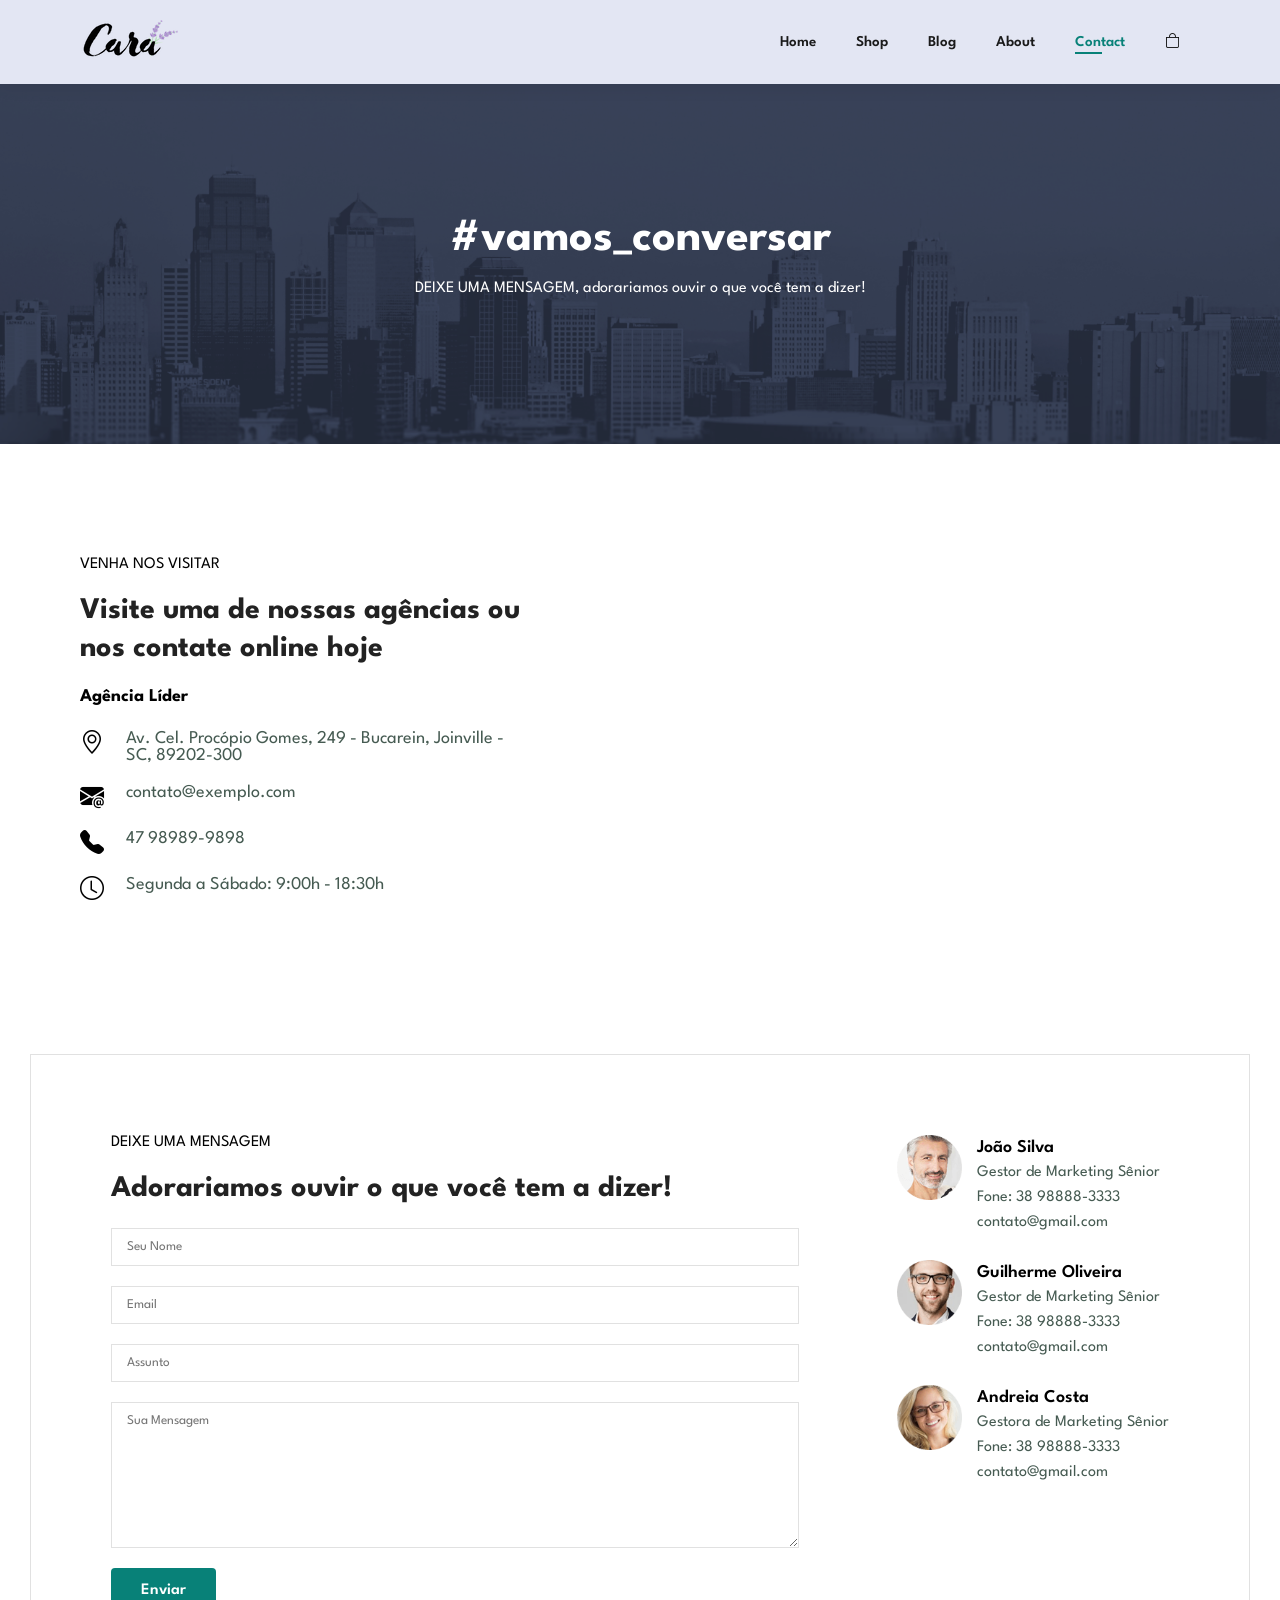
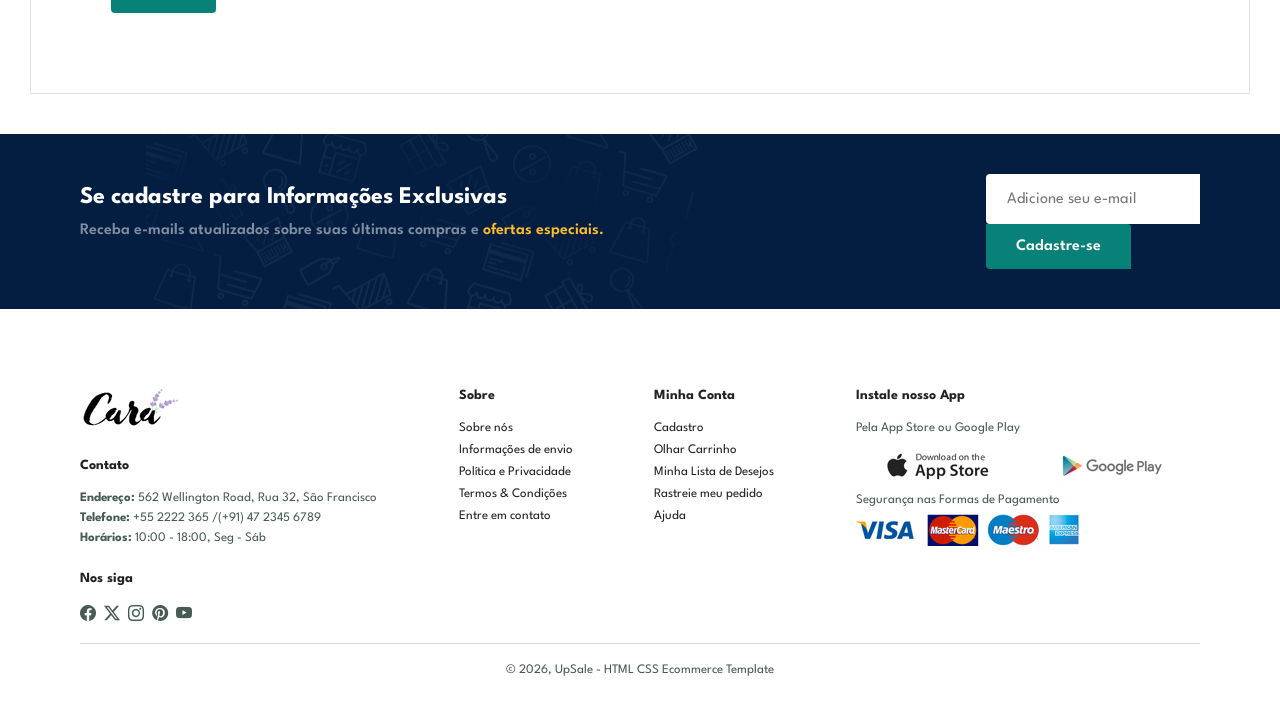
<file: contact.html>
<!DOCTYPE html>
<html lang="pt-br">

<head>
    <meta charset="UTF-8">
    <meta name="viewport" content="width=device-width, initial-scale=1.0">
    <title>Ecommerce FrameWork</title>
    <link rel="stylesheet" href="src/style.css">
    <link rel="stylesheet" href="https://cdn.jsdelivr.net/npm/bootstrap-icons@1.11.3/font/bootstrap-icons.min.css">
</head>

<body>

    <section id="header">
        <a href="#"><img src="src/img/logo.png" class="logo" alt=""></a>

        <div>
            <ul id="navbar">
                <a href="#" id="close"><i class="bi bi-chevron-bar-right"></i></a>
                <li><a href="index.html">Home</a></li>
                <li><a href="shop.html">Shop</a></li>
                <li><a href="blog.html">Blog</a></li>
                <li><a href="about.html">About</a></li>
                <li><a class="active" href="contact.html">Contact</a></li>
                <li id="lg-bag"><a href="cart.html"><i class="bi bi-bag"></i></a></li>
            </ul>
        </div>
        <div id="mobile">
            <a href="cart.html"><i class="bi bi-bag"></i></a>
            <i id="bar" class="bi bi-chevron-bar-left"></i>
        </div>

    </section>

    <section id="page-header" class="about-header">
      
        <h2>#vamos_conversar</h2>
       
        <p>DEIXE UMA MENSAGEM, adorariamos ouvir o que você tem a dizer!</p>
       
    </section>

    <section id="contact-details" class="section-p1">
        <div class="details">
            <span>VENHA NOS VISITAR</span>
            <h2>Visite uma de nossas agências ou nos contate online hoje</h2>
            <h3>Agência Líder</h3>
            <div>
                <li>
                    <i class="bi bi-geo-alt"></i>
                    <p>Av. Cel. Procópio Gomes, 249 - Bucarein, Joinville - SC, 89202-300</p>
                </li>
                 <li>
                    <i class="bi bi-envelope-at-fill"></i>
                    <p>contato@exemplo.com</p>
                </li>
                 <li>
                   <i class="bi bi-telephone-fill"></i>
                    <p>47 98989-9898</p>
                </li>
                 <li>
                    <i class="bi bi-clock"></i>
                    <p>Segunda a Sábado: 9:00h - 18:30h</p>
                </li>
            </div>
        </div>

        <div class="map">
            <iframe src="https://www.google.com/maps/embed?pb=!1m18!1m12!1m3!1d2921.898694040807!2d-48.83878327031661!3d-26.308346579809637!2m3!1f0!2f0!3f0!3m2!1i1024!2i768!4f13.1!3m3!1m2!1s0x94deb04d5f7e182d%3A0x71e626aa3cfee377!2sHavan%20Joinville%20-%20Proc%C3%B3pio%20Gomes!5e0!3m2!1spt-BR!2sbr!4v1777178293640!5m2!1spt-BR!2sbr" width="600" height="450" style="border:0;" allowfullscreen="" loading="lazy" referrerpolicy="no-referrer-when-downgrade"></iframe>
        </div>
    </section>

    <section id="form-details">
        <form action="">
            <span>DEIXE UMA MENSAGEM</span>
            <h2>Adorariamos ouvir o que você tem a dizer!</h2>
            <input type="text" placeholder="Seu Nome">
            <input type="text" placeholder="Email">
            <input type="text" placeholder="Assunto">
            <textarea name="" id="" cols="30" rows="10" placeholder="Sua Mensagem"></textarea>
            <button class="normal">Enviar</button>
        </form>

        <div class="people">
            <div class="">
                <img src="./src/img/people/1.png" alt="">
                <p><span>João Silva</span> Gestor de Marketing Sênior <br> Fone: 38 98888-3333 <br> contato@gmail.com</p>
            </div>
             <div class="">
                <img src="./src/img/people/2.png" alt="">
                <p><span>Guilherme Oliveira</span> Gestor de Marketing Sênior <br> Fone: 38 98888-3333 <br> contato@gmail.com</p>
            </div>
             <div class="">
                <img src="./src/img/people/3.png" alt="">
                <p><span>Andreia Costa</span> Gestora de Marketing Sênior <br> Fone: 38 98888-3333 <br> contato@gmail.com</p>
            </div>
        </div>
    </section>

     <section id="newsletter" class="section-p1 section-m1">
        <div class="newstext">
            <h4>Se cadastre para Informações Exclusivas</h4>
            <p>Receba e-mails atualizados sobre suas últimas compras e <span>ofertas especiais.</span></p>
        </div>
        <div class="form">
            <input type="text" placeholder="Adicione seu e-mail">
            <button class="normal">Cadastre-se</button>
        </div>
    </section>

    <footer class="section-p1">
        <div class="col">
            <img class="logo" src="src/img/logo.png" alt="">
            <h4>Contato</h4>
            <p><strong>Endereço:</strong> 562 Wellington Road, Rua 32, São Francisco</p>
            <p><strong>Telefone:</strong> +55 2222 365 /(+91) 47 2345 6789</p>
            <p><strong>Horários:</strong> 10:00 - 18:00, Seg - Sáb</p>
            <div class="follow">
                <h4>Nos siga</h4>
                <div class="icon">
                    <i class="bi bi-facebook"></i>
                    <i class="bi bi-twitter-x"></i>
                    <i class="bi bi-instagram"></i>
                    <i class="bi bi-pinterest"></i>
                    <i class="bi bi-youtube"></i>
                </div>
            </div>
        </div>

        <div class="col">
            <h4>Sobre</h4>
            <a href="">Sobre nós</a>
            <a href="">Informações de envio</a>
            <a href="">Política e Privacidade</a>
            <a href="">Termos & Condições</a>
            <a href="">Entre em contato</a>
        </div>

        <div class="col">
            <h4>Minha Conta</h4>
            <a href="">Cadastro</a>
            <a href="">Olhar Carrinho</a>
            <a href="">Minha Lista de Desejos</a>
            <a href="">Rastreie meu pedido</a>
            <a href="">Ajuda</a>
        </div>

        <div class="col install">
            <h4>Instale nosso App</h4>
            <p>Pela App Store ou Google Play</p>
            <div class="row">
                <img src="src/img/pay/app.jpg" alt="">
                <img src="src/img/pay/play.jpg" alt="">
            </div>
            <p>Segurança nas Formas de Pagamento</p>
            <img src="src/img/pay/pay.png" alt="">
        </div>

        <div class="copyright">
            <p>&copy; 2026, UpSale - HTML CSS Ecommerce Template </p>
        </div>
    </footer>


    <script src="src/script.js"></script>
</body>

</html>
</file>
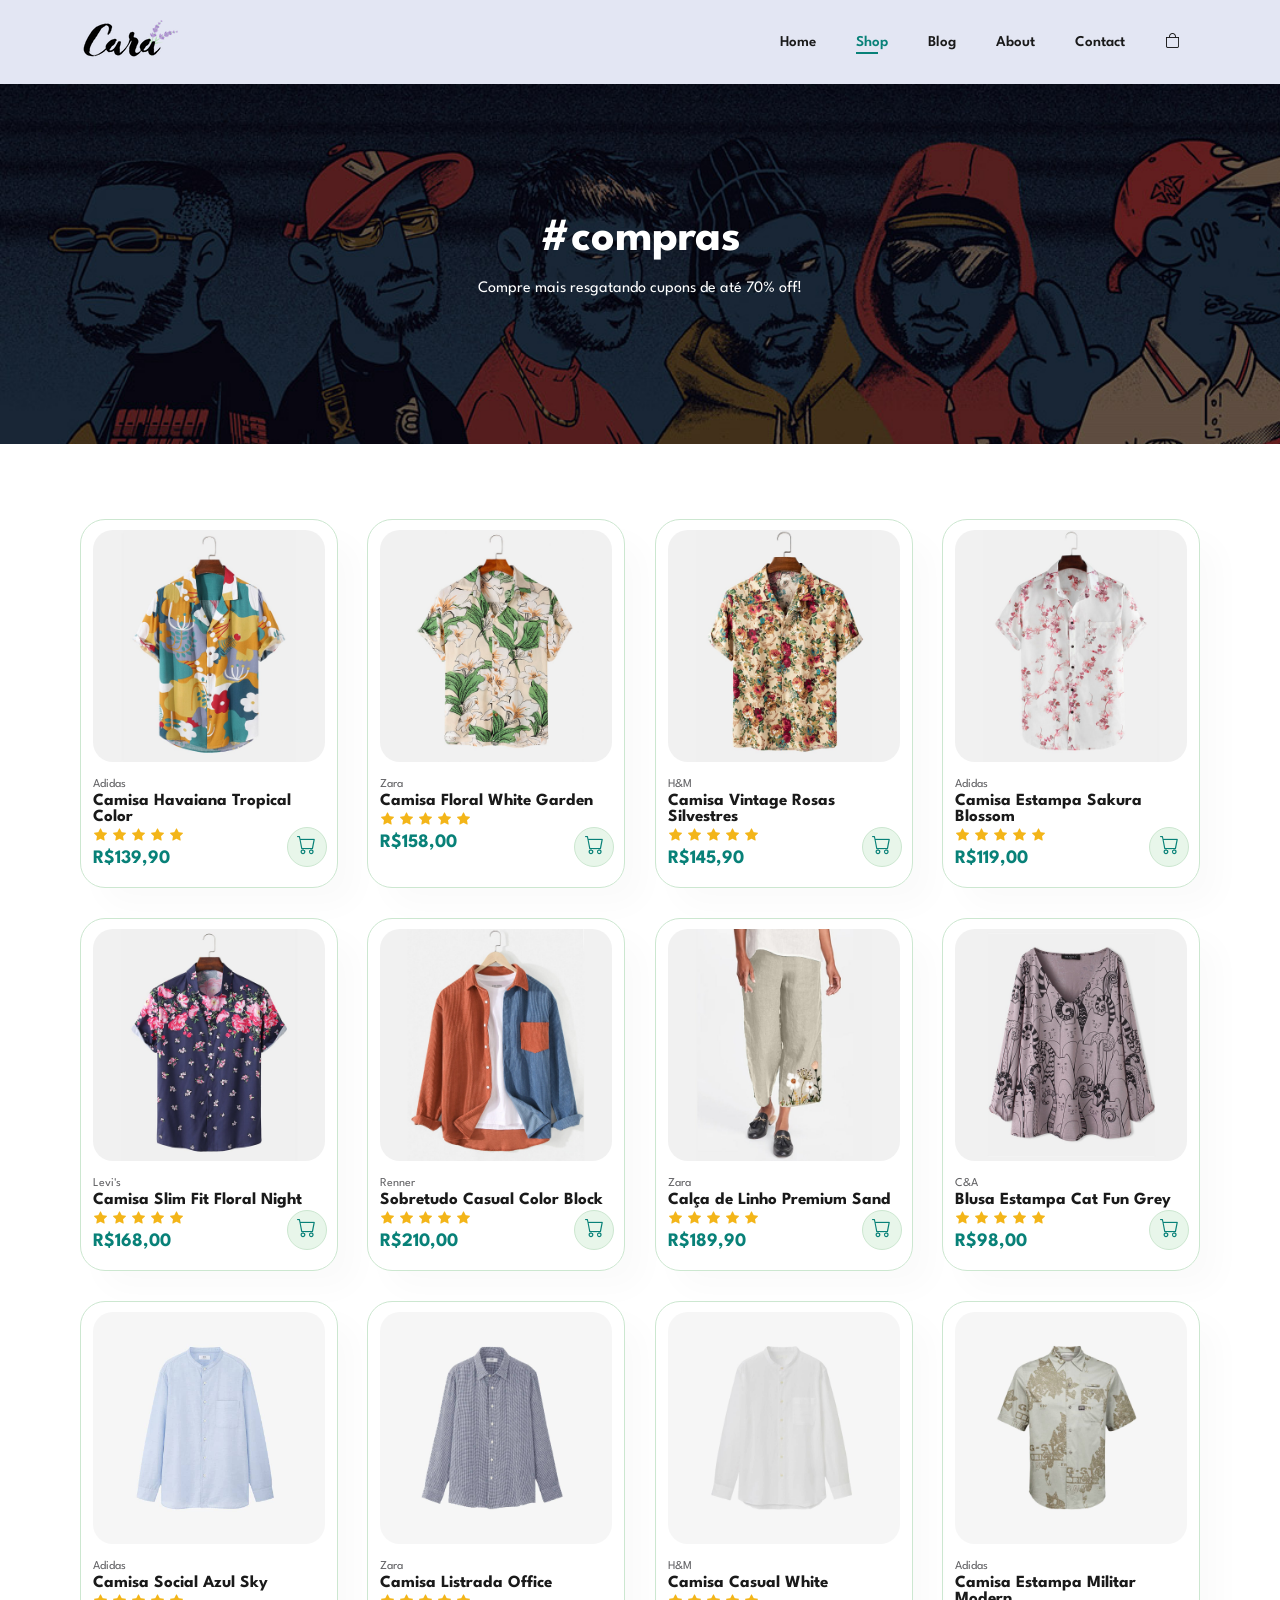
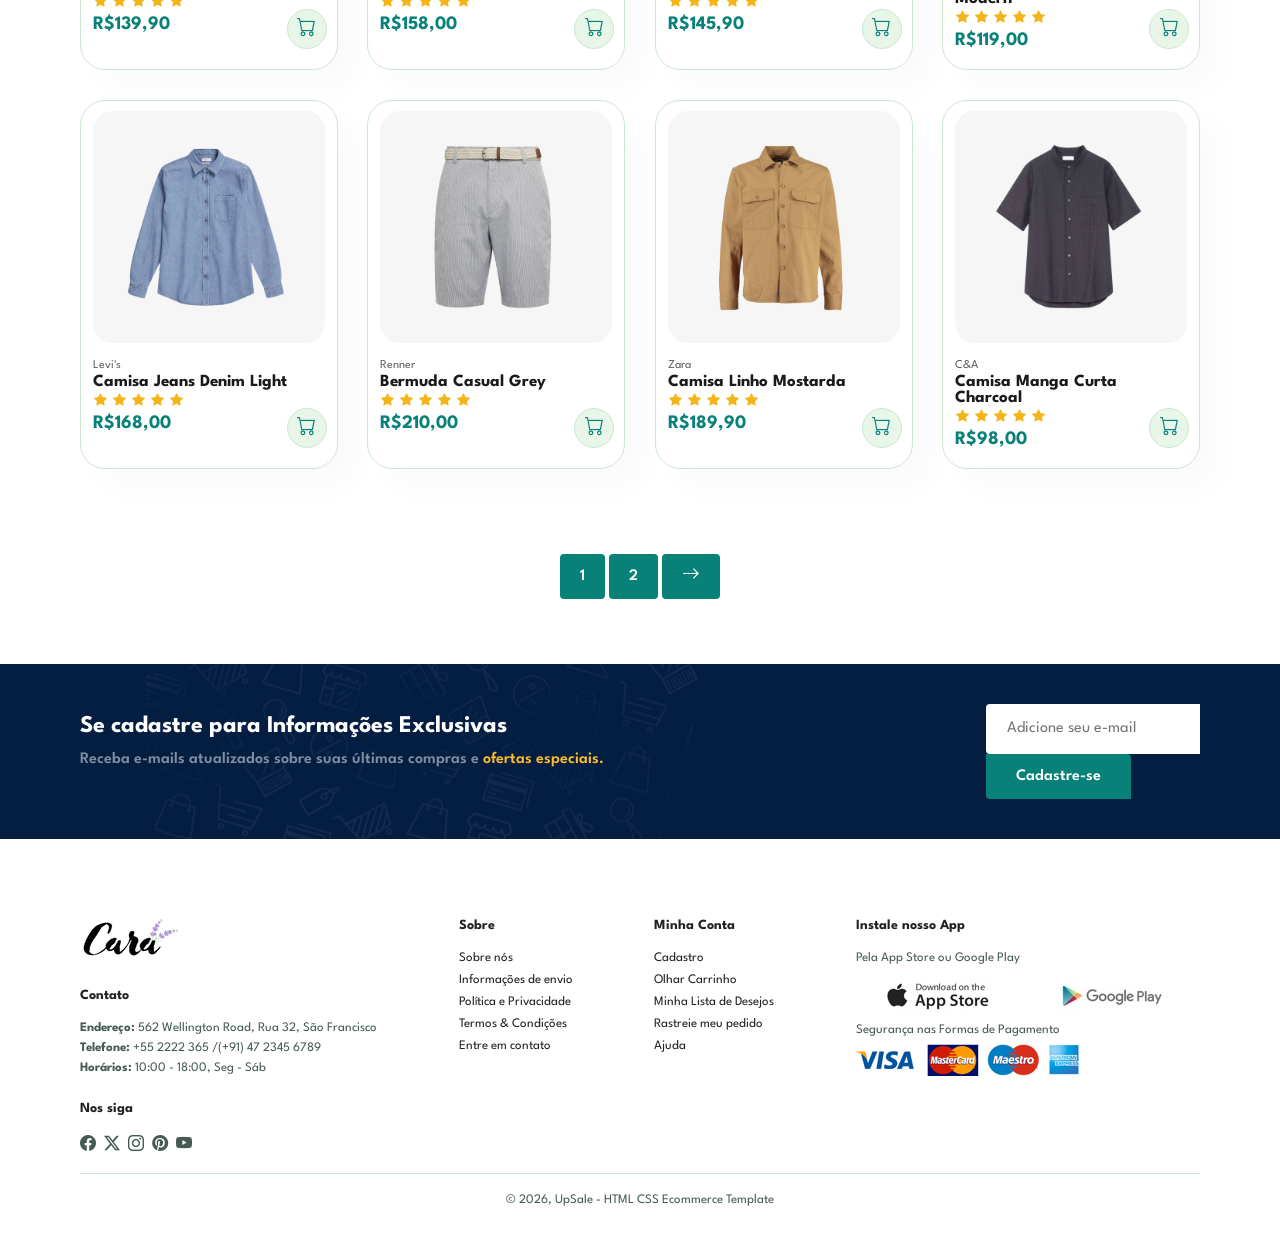
<file: shop.html>
<!DOCTYPE html>
<html lang="pt-br">

<head>
    <meta charset="UTF-8">
    <meta name="viewport" content="width=device-width, initial-scale=1.0">
    <title>Ecommerce FrameWork</title>
    <link rel="stylesheet" href="src/style.css">
    <link rel="stylesheet" href="https://cdn.jsdelivr.net/npm/bootstrap-icons@1.11.3/font/bootstrap-icons.min.css">
</head>

<body>

    <section id="header">
        <a href="#"><img src="src/img/logo.png" class="logo" alt=""></a>

        <div>
            <ul id="navbar">
                <a href="#" id="close"><i class="bi bi-chevron-bar-right"></i></a>
                <li><a href="index.html">Home</a></li>
                <li><a class="active"  href="shop.html">Shop</a></li>
                <li><a href="blog.html">Blog</a></li>
                <li><a href="about.html">About</a></li>
                <li><a href="contact.html">Contact</a></li>
                <li id="lg-bag"><a href="cart.html"><i class="bi bi-bag"></i></a></li>
            </ul>
        </div>
        <div id="mobile">
            <a href="cart.html"><i class="bi bi-bag"></i></a>
            <i id="bar" class="bi bi-chevron-bar-left"></i>
        </div>

    </section>

    <section id="page-header">
      
        <h2>#compras</h2>
       
        <p>Compre mais resgatando cupons de até 70% off!</p>
       
    </section>

  
    <section id="product1" class="section-p1">

        <div class="pro-container">
            <div class="pro" onclick="window.location.href='sproduct.html';">   <!-- No vídeo o cara só aplica nesse produto,
                  provavelmente tem que customizar a "sprodutc.html" pra cada peça de roupa,
                   não sei o quanto dá pra automatizar isso -->
                <img src="src/img/products/f1.jpg" alt="">
                <div class="des">
                    <span class="marca">Adidas</span>
                    <h5>Camisa Havaiana Tropical Color</h5>
                    <div class="star">
                        <i class="bi bi-star-fill"></i>
                        <i class="bi bi-star-fill"></i>
                        <i class="bi bi-star-fill"></i>
                        <i class="bi bi-star-fill"></i>
                        <i class="bi bi-star-fill"></i>
                    </div>
                    <h4>R$139,90</h4>
                </div>
                <a href="#"><i class="bi bi-cart cart"></i></a>
            </div>

            <div class="pro" onclick="window.location.href='sproduct.html';">
                <img src="src/img/products/f2.jpg" alt="">
                <div class="des">
                    <span class="marca">Zara</span>
                    <h5>Camisa Floral White Garden</h5>
                    <div class="star">
                        <i class="bi bi-star-fill"></i>
                        <i class="bi bi-star-fill"></i>
                        <i class="bi bi-star-fill"></i>
                        <i class="bi bi-star-fill"></i>
                        <i class="bi bi-star-fill"></i>
                    </div>
                    <h4>R$158,00</h4>
                </div>
                <a href="#"><i class="bi bi-cart cart"></i></a>
            </div>

            <div class="pro">
                <img src="src/img/products/f3.jpg" alt="">
                <div class="des">
                    <span class="marca">H&M</span>
                    <h5>Camisa Vintage Rosas Silvestres</h5>
                    <div class="star">
                        <i class="bi bi-star-fill"></i>
                        <i class="bi bi-star-fill"></i>
                        <i class="bi bi-star-fill"></i>
                        <i class="bi bi-star-fill"></i>
                        <i class="bi bi-star-fill"></i>
                    </div>
                    <h4>R$145,90</h4>
                </div>
                <a href="#"><i class="bi bi-cart cart"></i></a>
            </div>

            <div class="pro">
                <img src="src/img/products/f4.jpg" alt="">
                <div class="des">
                    <span class="marca">Adidas</span>
                    <h5>Camisa Estampa Sakura Blossom</h5>
                    <div class="star">
                        <i class="bi bi-star-fill"></i>
                        <i class="bi bi-star-fill"></i>
                        <i class="bi bi-star-fill"></i>
                        <i class="bi bi-star-fill"></i>
                        <i class="bi bi-star-fill"></i>
                    </div>
                    <h4>R$119,00</h4>
                </div>
                <a href="#"><i class="bi bi-cart cart"></i></a>
            </div>

            <div class="pro">
                <img src="src/img/products/f5.jpg" alt="">
                <div class="des">
                    <span class="marca">Levi's</span>
                    <h5>Camisa Slim Fit Floral Night</h5>
                    <div class="star">
                        <i class="bi bi-star-fill"></i>
                        <i class="bi bi-star-fill"></i>
                        <i class="bi bi-star-fill"></i>
                        <i class="bi bi-star-fill"></i>
                        <i class="bi bi-star-fill"></i>
                    </div>
                    <h4>R$168,00</h4>
                </div>
                <a href="#"><i class="bi bi-cart cart"></i></a>
            </div>

            <div class="pro">
                <img src="src/img/products/f6.jpg" alt="">
                <div class="des">
                    <span class="marca">Renner</span>
                    <h5>Sobretudo Casual Color Block</h5>
                    <div class="star">
                        <i class="bi bi-star-fill"></i>
                        <i class="bi bi-star-fill"></i>
                        <i class="bi bi-star-fill"></i>
                        <i class="bi bi-star-fill"></i>
                        <i class="bi bi-star-fill"></i>
                    </div>
                    <h4>R$210,00</h4>
                </div>
                <a href="#"><i class="bi bi-cart cart"></i></a>
            </div>

            <div class="pro">
                <img src="src/img/products/f7.jpg" alt="">
                <div class="des">
                    <span class="marca">Zara</span>
                    <h5>Calça de Linho Premium Sand</h5>
                    <div class="star">
                        <i class="bi bi-star-fill"></i>
                        <i class="bi bi-star-fill"></i>
                        <i class="bi bi-star-fill"></i>
                        <i class="bi bi-star-fill"></i>
                        <i class="bi bi-star-fill"></i>
                    </div>
                    <h4>R$189,90</h4>
                </div>
                <a href="#"><i class="bi bi-cart cart"></i></a>
            </div>

            <div class="pro">
                <img src="src/img/products/f8.jpg" alt="">
                <div class="des">
                    <span class="marca">C&A</span>
                    <h5>Blusa Estampa Cat Fun Grey</h5>
                    <div class="star">
                        <i class="bi bi-star-fill"></i>
                        <i class="bi bi-star-fill"></i>
                        <i class="bi bi-star-fill"></i>
                        <i class="bi bi-star-fill"></i>
                        <i class="bi bi-star-fill"></i>
                    </div>
                    <h4>R$98,00</h4>
                </div>
                <a href="#"><i class="bi bi-cart cart"></i></a>
            </div>
       
            <div class="pro">
                <img src="src/img/products/n1.jpg" alt="">
                <div class="des">
                    <span class="marca">Adidas</span>
                    <h5>Camisa Social Azul Sky</h5>
                    <div class="star">
                        <i class="bi bi-star-fill"></i>
                        <i class="bi bi-star-fill"></i>
                        <i class="bi bi-star-fill"></i>
                        <i class="bi bi-star-fill"></i>
                        <i class="bi bi-star-fill"></i>
                    </div>
                    <h4>R$139,90</h4>
                </div>
                <a href="#"><i class="bi bi-cart cart"></i></a>
            </div>

            <div class="pro">
                <img src="src/img/products/n2.jpg" alt="">
                <div class="des">
                    <span class="marca">Zara</span>
                    <h5>Camisa Listrada Office</h5>
                    <div class="star">
                        <i class="bi bi-star-fill"></i>
                        <i class="bi bi-star-fill"></i>
                        <i class="bi bi-star-fill"></i>
                        <i class="bi bi-star-fill"></i>
                        <i class="bi bi-star-fill"></i>
                    </div>
                    <h4>R$158,00</h4>
                </div>
                <a href="#"><i class="bi bi-cart cart"></i></a>
            </div>

            <div class="pro">
                <img src="src/img/products/n3.jpg" alt="">
                <div class="des">
                    <span class="marca">H&M</span>
                    <h5>Camisa Casual White</h5>
                    <div class="star">
                        <i class="bi bi-star-fill"></i>
                        <i class="bi bi-star-fill"></i>
                        <i class="bi bi-star-fill"></i>
                        <i class="bi bi-star-fill"></i>
                        <i class="bi bi-star-fill"></i>
                    </div>
                    <h4>R$145,90</h4>
                </div>
                <a href="#"><i class="bi bi-cart cart"></i></a>
            </div>

            <div class="pro">
                <img src="src/img/products/n4.jpg" alt="">
                <div class="des">
                    <span class="marca">Adidas</span>
                    <h5>Camisa Estampa Militar Modern</h5>
                    <div class="star">
                        <i class="bi bi-star-fill"></i>
                        <i class="bi bi-star-fill"></i>
                        <i class="bi bi-star-fill"></i>
                        <i class="bi bi-star-fill"></i>
                        <i class="bi bi-star-fill"></i>
                    </div>
                    <h4>R$119,00</h4>
                </div>
                <a href="#"><i class="bi bi-cart cart"></i></a>
            </div>

            <div class="pro">
                <img src="src/img/products/n5.jpg" alt="">
                <div class="des">
                    <span class="marca">Levi's</span>
                    <h5>Camisa Jeans Denim Light</h5>
                    <div class="star">
                        <i class="bi bi-star-fill"></i>
                        <i class="bi bi-star-fill"></i>
                        <i class="bi bi-star-fill"></i>
                        <i class="bi bi-star-fill"></i>
                        <i class="bi bi-star-fill"></i>
                    </div>
                    <h4>R$168,00</h4>
                </div>
                <a href="#"><i class="bi bi-cart cart"></i></a>
            </div>

            <div class="pro">
                <img src="src/img/products/n6.jpg" alt="">
                <div class="des">
                    <span class="marca">Renner</span>
                    <h5>Bermuda Casual Grey</h5>
                    <div class="star">
                        <i class="bi bi-star-fill"></i>
                        <i class="bi bi-star-fill"></i>
                        <i class="bi bi-star-fill"></i>
                        <i class="bi bi-star-fill"></i>
                        <i class="bi bi-star-fill"></i>
                    </div>
                    <h4>R$210,00</h4>
                </div>
                <a href="#"><i class="bi bi-cart cart"></i></a>
            </div>

            <div class="pro">
                <img src="src/img/products/n7.jpg" alt="">
                <div class="des">
                    <span class="marca">Zara</span>
                    <h5>Camisa Linho Mostarda</h5>
                    <div class="star">
                        <i class="bi bi-star-fill"></i>
                        <i class="bi bi-star-fill"></i>
                        <i class="bi bi-star-fill"></i>
                        <i class="bi bi-star-fill"></i>
                        <i class="bi bi-star-fill"></i>
                    </div>
                    <h4>R$189,90</h4>
                </div>
                <a href="#"><i class="bi bi-cart cart"></i></a>
            </div>

            <div class="pro" onclick="window.location.href='sproduct.html';">
                <img src="src/img/products/n8.jpg" alt="">
                <div class="des">
                    <span class="marca">C&A</span>
                    <h5>Camisa Manga Curta Charcoal</h5>
                    <div class="star">
                        <i class="bi bi-star-fill"></i>
                        <i class="bi bi-star-fill"></i>
                        <i class="bi bi-star-fill"></i>
                        <i class="bi bi-star-fill"></i>
                        <i class="bi bi-star-fill"></i>
                    </div>
                    <h4>R$98,00</h4>
                </div>
                <a href="#"><i class="bi bi-cart cart"></i></a>
            </div>
        </div>
    </section>

    <section id="pagination" class="section-p1">
        <a href="#">1</a>
        <a href="#">2</a>
        <a href="#"><i class="bi bi-arrow-right"></i></a>
    </section>
 
    <section id="newsletter" class="section-p1 section-m1">
        <div class="newstext">
            <h4>Se cadastre para Informações Exclusivas</h4>
            <p>Receba e-mails atualizados sobre suas últimas compras e <span>ofertas especiais.</span></p>
        </div>
        <div class="form">
            <input type="text" placeholder="Adicione seu e-mail">
            <button class="normal">Cadastre-se</button>
        </div>
    </section>

    <footer class="section-p1">
        <div class="col">
            <img class="logo" src="src/img/logo.png" alt="">
            <h4>Contato</h4>
            <p><strong>Endereço:</strong> 562 Wellington Road, Rua 32, São Francisco</p>
            <p><strong>Telefone:</strong> +55 2222 365 /(+91) 47 2345 6789</p>
            <p><strong>Horários:</strong> 10:00 - 18:00, Seg - Sáb</p>
            <div class="follow">
                <h4>Nos siga</h4>
                <div class="icon">
                    <i class="bi bi-facebook"></i>
                    <i class="bi bi-twitter-x"></i>
                    <i class="bi bi-instagram"></i>
                    <i class="bi bi-pinterest"></i>
                    <i class="bi bi-youtube"></i>
                </div>
            </div>
        </div>

        <div class="col">
            <h4>Sobre</h4>
            <a href="">Sobre nós</a>
            <a href="">Informações de envio</a>
            <a href="">Política e Privacidade</a>
            <a href="">Termos & Condições</a>
            <a href="">Entre em contato</a>
        </div>

        <div class="col">
            <h4>Minha Conta</h4>
            <a href="">Cadastro</a>
            <a href="">Olhar Carrinho</a>
            <a href="">Minha Lista de Desejos</a>
            <a href="">Rastreie meu pedido</a>
            <a href="">Ajuda</a>
        </div>

        <div class="col install">
            <h4>Instale nosso App</h4>
            <p>Pela App Store ou Google Play</p>
            <div class="row">
                <img src="src/img/pay/app.jpg" alt="">
                <img src="src/img/pay/play.jpg" alt="">
            </div>
            <p>Segurança nas Formas de Pagamento</p>
            <img src="src/img/pay/pay.png" alt="">
        </div>

        <div class="copyright">
            <p>&copy; 2026, UpSale - HTML CSS Ecommerce Template </p>
        </div>
    </footer>


    <script src="src/script.js"></script>
</body>

</html>
</file>
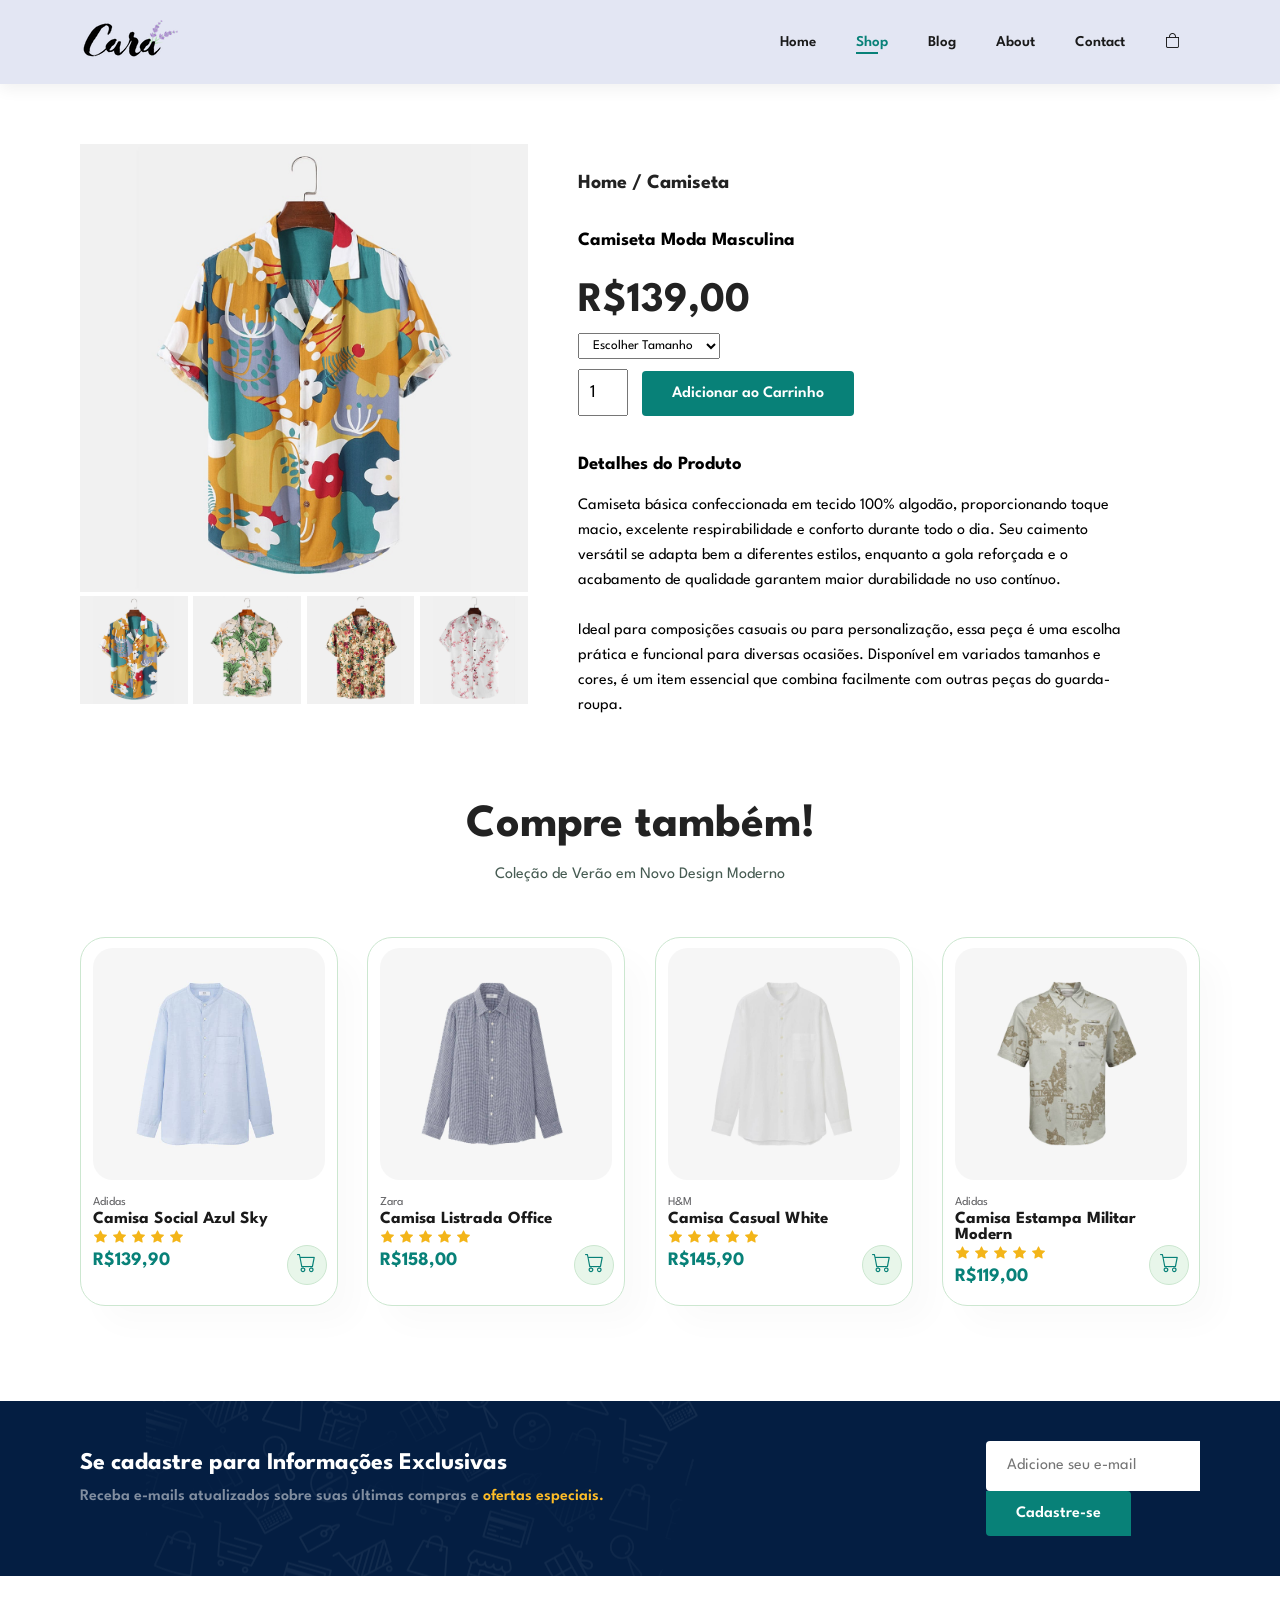
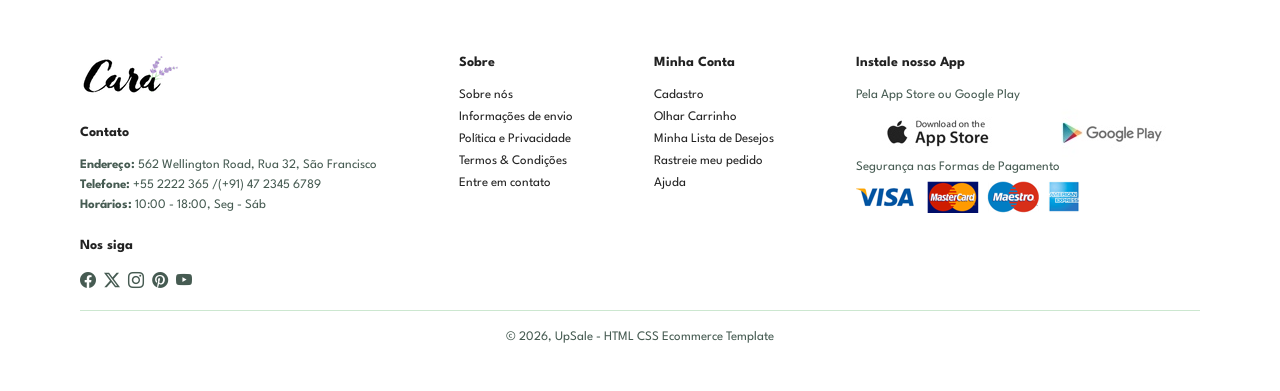
<file: sproduct.html>
<!DOCTYPE html>
<html lang="pt-br">

<head>
    <meta charset="UTF-8">
    <meta name="viewport" content="width=device-width, initial-scale=1.0">
    <title>Ecommerce FrameWork</title>
    <link rel="stylesheet" href="src/style.css">
    <link rel="stylesheet" href="https://cdn.jsdelivr.net/npm/bootstrap-icons@1.11.3/font/bootstrap-icons.min.css">
</head>

<body>

    <section id="header">
        <a href="#"><img src="src/img/logo.png" class="logo" alt=""></a>

        <div>
            <ul id="navbar">
                <a href="#" id="close"><i class="bi bi-chevron-bar-right"></i></a>
                <li><a href="index.html">Home</a></li>
                <li><a class="active"  href="shop.html">Shop</a></li>
                <li><a href="blog.html">Blog</a></li>
                <li><a href="about.html">About</a></li>
                <li><a href="contact.html">Contact</a></li>
                <li id="lg-bag"><a href="cart.html"><i class="bi bi-bag"></i></a></li>
            </ul>
        </div>
        <div id="mobile">
            <a href="cart.html"><i class="bi bi-bag"></i></a>
            <i id="bar" class="bi bi-chevron-bar-left"></i>
        </div>

    </section>

    <section id="prodetails" class="section-p1">
        <div class="single-pro-image">
            <img src="./src/img/products/f1.jpg" width="100%" id="MainImg" alt="">

         <div class="small-img-group">
            <div class="small-img-col">
                <img src="/src/img/products/f1.jpg"  width="100%" class="small-img" alt="">
            </div>
            <div class="small-img-col">
                <img src="/src/img/products/f2.jpg"  width="100%" class="small-img" alt="">
            </div>
            <div class="small-img-col">
                <img src="/src/img/products/f3.jpg"  width="100%" class="small-img" alt="">
            </div>
            <div class="small-img-col">
                <img src="/src/img/products/f4.jpg"  width="100%" class="small-img" alt="">
            </div>
         </div>    
        </div>


        <div class="single-pro-details">
            <h4>Home / Camiseta</h4>
            <h3>Camiseta Moda Masculina</h3>
            <h1>R$139,00</h1>
            <select>
                <option>Escolher Tamanho</option>
                <option>GG</option>
                <option>G</option>
                <option>M</option>
                <option>P</option>            
            </select>
            <input type="number" value="1">
            <button class="normal">Adicionar ao Carrinho</button>
            <h3>Detalhes do Produto</h3>
            <span>Camiseta básica confeccionada em tecido 100% algodão, proporcionando toque macio, excelente respirabilidade e conforto durante todo o dia. Seu caimento versátil se adapta bem a diferentes estilos, enquanto a gola reforçada e o acabamento de qualidade garantem maior durabilidade no uso contínuo.
                    <br><br>
                Ideal para composições casuais ou para personalização, essa peça é uma escolha prática e funcional para diversas ocasiões. Disponível em variados tamanhos e cores, é um item essencial que combina facilmente com outras peças do guarda-roupa.</span>
        </div>
    </section>

    
    <section id="product1" class="section-p1">
        <h2>Compre também!</h2>
        <p>Coleção de Verão em Novo Design Moderno</p>
        <div class="pro-container">
   
            <div class="pro">
                <img src="src/img/products/n1.jpg" alt="">
                <div class="des">
                    <span class="marca">Adidas</span>
                    <h5>Camisa Social Azul Sky</h5>
                    <div class="star">
                        <i class="bi bi-star-fill"></i>
                        <i class="bi bi-star-fill"></i>
                        <i class="bi bi-star-fill"></i>
                        <i class="bi bi-star-fill"></i>
                        <i class="bi bi-star-fill"></i>
                    </div>
                    <h4>R$139,90</h4>
                </div>
                <a href="#"><i class="bi bi-cart cart"></i></a>
            </div>

            <div class="pro">
                <img src="src/img/products/n2.jpg" alt="">
                <div class="des">
                    <span class="marca">Zara</span>
                    <h5>Camisa Listrada Office</h5>
                    <div class="star">
                        <i class="bi bi-star-fill"></i>
                        <i class="bi bi-star-fill"></i>
                        <i class="bi bi-star-fill"></i>
                        <i class="bi bi-star-fill"></i>
                        <i class="bi bi-star-fill"></i>
                    </div>
                    <h4>R$158,00</h4>
                </div>
                <a href="#"><i class="bi bi-cart cart"></i></a>
            </div>

            <div class="pro">
                <img src="src/img/products/n3.jpg" alt="">
                <div class="des">
                    <span class="marca">H&M</span>
                    <h5>Camisa Casual White</h5>
                    <div class="star">
                        <i class="bi bi-star-fill"></i>
                        <i class="bi bi-star-fill"></i>
                        <i class="bi bi-star-fill"></i>
                        <i class="bi bi-star-fill"></i>
                        <i class="bi bi-star-fill"></i>
                    </div>
                    <h4>R$145,90</h4>
                </div>
                <a href="#"><i class="bi bi-cart cart"></i></a>
            </div>

            <div class="pro">
                <img src="src/img/products/n4.jpg" alt="">
                <div class="des">
                    <span class="marca">Adidas</span>
                    <h5>Camisa Estampa Militar Modern</h5>
                    <div class="star">
                        <i class="bi bi-star-fill"></i>
                        <i class="bi bi-star-fill"></i>
                        <i class="bi bi-star-fill"></i>
                        <i class="bi bi-star-fill"></i>
                        <i class="bi bi-star-fill"></i>
                    </div>
                    <h4>R$119,00</h4>
                </div>
                <a href="#"><i class="bi bi-cart cart"></i></a>
            </div>

        </div>
    </section>
 
    <section id="newsletter" class="section-p1 section-m1">
        <div class="newstext">
            <h4>Se cadastre para Informações Exclusivas</h4>
            <p>Receba e-mails atualizados sobre suas últimas compras e <span>ofertas especiais.</span></p>
        </div>
        <div class="form">
            <input type="text" placeholder="Adicione seu e-mail">
            <button class="normal">Cadastre-se</button>
        </div>
    </section>

    <footer class="section-p1">
        <div class="col">
            <img class="logo" src="src/img/logo.png" alt="">
            <h4>Contato</h4>
            <p><strong>Endereço:</strong> 562 Wellington Road, Rua 32, São Francisco</p>
            <p><strong>Telefone:</strong> +55 2222 365 /(+91) 47 2345 6789</p>
            <p><strong>Horários:</strong> 10:00 - 18:00, Seg - Sáb</p>
            <div class="follow">
                <h4>Nos siga</h4>
                <div class="icon">
                    <i class="bi bi-facebook"></i>
                    <i class="bi bi-twitter-x"></i>
                    <i class="bi bi-instagram"></i>
                    <i class="bi bi-pinterest"></i>
                    <i class="bi bi-youtube"></i>
                </div>
            </div>
        </div>

        <div class="col">
            <h4>Sobre</h4>
            <a href="">Sobre nós</a>
            <a href="">Informações de envio</a>
            <a href="">Política e Privacidade</a>
            <a href="">Termos & Condições</a>
            <a href="">Entre em contato</a>
        </div>

        <div class="col">
            <h4>Minha Conta</h4>
            <a href="">Cadastro</a>
            <a href="">Olhar Carrinho</a>
            <a href="">Minha Lista de Desejos</a>
            <a href="">Rastreie meu pedido</a>
            <a href="">Ajuda</a>
        </div>

        <div class="col install">
            <h4>Instale nosso App</h4>
            <p>Pela App Store ou Google Play</p>
            <div class="row">
                <img src="src/img/pay/app.jpg" alt="">
                <img src="src/img/pay/play.jpg" alt="">
            </div>
            <p>Segurança nas Formas de Pagamento</p>
            <img src="src/img/pay/pay.png" alt="">
        </div>

        <div class="copyright">
            <p>&copy; 2026, UpSale - HTML CSS Ecommerce Template </p>
        </div>
    </footer>

    <script>
        var MainImg = document.getElementById("MainImg");
        var smallImg = document.getElementsByClassName("small-img");

           for (let i = 0; i < 4; i++) {
        smallImg[i].onclick = function () {
          MainImg.src = smallImg[i].src;
        };
      }
        
    </script>

    <script src="src/script.js"></script>
</body>

</html>
</file>
<file: src/style.css>
@import url('https://fonts.googleapis.com/css2?family=League+Spartan:wght@100..900&display=swap');

:root {
    --color-primary-0: #000;
    --color-primary-1: #fff;
    --color-primary-2: #222;
    --color-primary-3: #465b52;
    --color-primary-4: #E3E6F3;
    --color-primary-5: #1a1a1a;
    --color-primary-6: #088178;
    --color-primary-7: #cce7d0;
    --color-primary-8: #606063;
    --color-primary-9: #1a1a1a;
    --color-primary-10: #e8f6ea;
    --color-primary-11: #ef3636;
    --color-primary-12: #041e42;
    --color-primary-13: #818ea0;
    --color-primary-14: #ffbd27;


    --color-fe-box-1: #ddfbfd;
    --color-fe-box-2: #cdebbc;
    --color-fe-box-3: #d1e8f2;
    --color-fe-box-4: #cdd4f8;
    --color-fe-box-5: #f6dbf6;
    --color-fe-box-6: #fff2e5;
}

* {
    margin: 0;
    padding: 0;
    box-sizing: border-box;
    font-family: 'League Spartan', sans-serif;
}

h1 {
    font-size: 50px;
    line-height: 64px;
    color: var(--color-primary-2);
}

h2 {
    font-size: 46px;
    line-height: 54px;
    color: var(--color-primary-2);
}

h4 {
    font-size: 20px;
    color: var(--color-primary-2);
}

h6 {
    font-weight: 700;
    font-size: 12px;
}

p {
    font-size: 16px;
    color: var(--color-primary-3);
    margin: 15px 0 20px 0;
}

.section-p1 {
    padding: 40px 80px;
}

.section-m1 {
    margin: 40px 0;
}

button.normal {
    font-size: 16px;
    font-weight: 600;
    padding: 15px 30px;
    color: var(--color-primary-0);
    background-color: var(--color-primary-1);
    border-radius: 4px;
    cursor: pointer;
    border: none;
    outline: none;
    transition: 0.2s;
}

button.white {
    font-size: 15px;
    font-weight: 600;
    padding: 11px 18px;
    color: var(--color-primary-1);
    background-color: transparent;
    border-radius: 4px;
    cursor: pointer;
    border: 1px solid var(--color-primary-1);
    outline: none;
    transition: 0.2s;
}

body {
    width: 100%;
}

/* Header Start */

#header {
    display: flex;
    align-items: center;
    justify-content: space-between;
    padding: 20px 80px;
    background: var(--color-primary-4);
    box-shadow: 0 5px 15px rgba(0, 0, 0, 0.06);
    z-index: 999;
    position: sticky;
    top: 0;
    left: 0;

}

#navbar {
    display: flex;
    align-items: center;
    justify-content: center;
}

#navbar li {
    list-style: none;
    padding: 0 20px;
    position: relative;
}

#navbar li a {
    text-decoration: none;
    font-size: 15px;
    font-weight: 600;
    color: var(--color-primary-5);
    transition: 0.3 ease;
}

#navbar li a:hover,
#navbar li a.active {
    color: var(--color-primary-6);
}

#navbar li a.active::after,
#navbar li a:hover::after {
    content: "";
    width: 30%;
    height: 2px;
    background: var(--color-primary-6);
    position: absolute;
    bottom: -4px;
    left: 20px;
}

#mobile {
    display: none;
    align-items: center;
}

#close {
    display: none;
}

/*Home Page*/

#hero {
    background-image: url("img/hero4.png");
    height: 90vh;
    width: 100%;
    background-size: cover;
    background-position: top 25% right 0;
    padding: 0 80px;
    display: flex;
    flex-direction: column;
    align-items: flex-start;
    justify-content: center;
}

#hero h4 {
    padding-bottom: 15px;
}

#hero h1 {
    color: var(--color-primary-6);
}

#hero button {
    background-image: url(img/button.png);
    background-color: transparent;
    border: 0;
    color: var(--color-primary-6);
    padding: 14px 80px 14px 65px;
    background-repeat: no-repeat;
    cursor: pointer;
    font-weight: 700;
    font-size: 17px;
}

#feature {
    display: flex;
    align-items: center;
    justify-content: space-between;
    flex-wrap: wrap;
}

#feature .fe-box {
    width: 180px;
    text-align: center;
    padding: 25px 15px;
    box-shadow: 20px 20px 34px rgba(0, 0, 0, 0.03);
    border: 1px solid var(--color-primary-7);
    border-radius: 4px;
    margin: 15px 0;
}

#feature .fe-box:hover {
    box-shadow: 10px 10px 54px rgba(70, 62, 221, 0.1);
}

#feature .fe-box img {
    width: 100%;
    margin-bottom: 10px;
}

#feature .fe-box h6 {
    display: inline-block;
    padding: 9px 8px 6px 8px;
    line-height: 1;
    border-radius: 4px;
    color: var(--color-primary-6);
    background-color: var(--color-fe-box-1);
}

#feature .fe-box:nth-child(2) h6 {
    background-color: var(--color-fe-box-5);
}

#feature .fe-box:nth-child(3) h6 {
    background-color: var(--color-fe-box-2);
}

#feature .fe-box:nth-child(4) h6 {
    background-color: var(--color-fe-box-3);
}

#feature .fe-box:nth-child(5) h6 {
    background-color: var(--color-fe-box-4);
}

#feature .fe-box:nth-child(6) h6 {
    background-color: var(--color-fe-box-6);
}

#product1 {
    text-align: center;
}

#product1 .pro-container {
    display: flex;
    justify-content: space-between;
    padding-top: 20px;
    flex-wrap: wrap;
}

#product1 .pro {
    width: 23%;
    min-width: 250px;
    padding: 10px 12px;
    border: 1px solid var(--color-primary-7);
    border-radius: 25px;
    cursor: pointer;
    box-shadow: 20px 20px 30px rgba(0, 0, 0, 0.02);
    margin: 15px 0;
    transition: 0.2s ease;
    position: relative;
}

#product1 .pro:hover {
    box-shadow: 20px 20px 30px rgba(0, 0, 0, 0.06);
}

#product1 .pro img {
    width: 100%;
    border-radius: 20px;
}

#product1 .pro .des {
    text-align: start;
    padding: 10px 0;
}

#product1 .pro .des .marca {
    color: var(--color-primary-8);
    font-size: 12px;
}

#product1 .pro .des h5 {
    padding-top: 6px;
    color: var(--color-primary-9);
    font-size: 17px;
    padding: 2px 0 3px;
}

#product1 .pro .des .star i {
    font-size: 13px;
    color: rgb(243, 181, 25);
    padding: 1px;
}

#product1 .pro .des h4 {
    padding-top: 7px;
    font-size: 19px;
    font-weight: 700;
    color: var(--color-primary-6);
}

#product1 .pro .cart {
    width: 40px;
    height: 40px;
    line-height: 40px;
    border-radius: 50px;
    background-color: var(--color-primary-10);
    font-weight: 500;
    color: var(--color-primary-6);
    border: 1px solid var(--color-primary-7);
    position: absolute;
    bottom: 20px;
    right: 10px;
    font-size: 19px;
}

#banner {
    display: flex;
    flex-direction: column;
    justify-content: center;
    align-items: center;
    text-align: center;
    background-image: url(img/banner/b2.jpg);
    width: 100%;
    height: 40vh;
    background-size: cover;
    background-position: center;
}

#banner h4 {
    color: var(--color-primary-1);
    font-size: 18;
}

#banner h2 {
    color: var(--color-primary-1);
    font-size: 32px;
    padding: 10px 0;
}

#banner h2 {
    color: var(--color-primary-1);
    font-size: 35px;
    padding: 10px 0;
}

#banner h2 span {
    color: var(--color-primary-11);
}

#banner button:hover {
    background: var(--color-primary-6);
    color: var(--color-primary-1);
}

#sm-banner {
    display: flex;
    justify-content: center;
    /* Centraliza os banners */
    gap: 30px;
    /* Cria um espaço fixo e exato entre eles */
    flex-wrap: wrap;
}

#sm-banner .form {
    width: 100%;
    display: flex;
}

#newsletter input {
    height: 3.125rem;
    padding: 0 1.25rem;
    font-size: 14px;
    width: 100%;
    border: 1px solid transparent;
    border-radius: 4px;
    outline: none;
    border-top-right-radius: 0;
    border-bottom-right-radius: 0;
}

#sm-banner .banner-box {
    display: flex;
    flex-direction: column;
    justify-content: center;
    align-items: flex-start;
    background-image: url(img/banner/b17.jpg);
    min-width: 580px;
    height: 40vh;
    background-size: cover;
    background-position: center;
    padding: 20px;
}

#sm-banner .banner-box2 {
    background-image: url(img/banner/b10.jpg)
}

#sm-banner h4 {
    color: var(--color-primary-1);
    font-size: 20px;
    font-weight: 300;
}

#sm-banner h2 {
    color: var(--color-primary-1);
    font-size: 28px;
    font-weight: 800;
}

#sm-banner span {
    color: var(--color-primary-1);
    font-size: 12px;
    font-weight: 500;
    padding-bottom: 15px;
}

#sm-banner .banner-box:hover button {
    background: var(--color-primary-6);
    border: 1px solid var(--color-primary-6);
}

#banner3 {
    display: flex;
    justify-content: space-between;
    /* Centraliza os banners */
    padding: 0 80px;
    /* Cria um espaço fixo e exato entre eles */
    flex-wrap: wrap;
}

#banner3 .banner-box {
    display: flex;
    flex-direction: column;
    justify-content: center;
    align-items: flex-start;
    background-image: url(img/banner/b7.jpg);
    width: 32%;
    min-width: 300px;
    height: 30vh;
    background-size: cover;
    background-position: center;
    padding: 20px;
    margin-bottom: 20px;
}

#banner3 .banner-box2 {
    background-image: url(img/banner/b4.jpg);
}

#banner3 .banner-box3 {
    background-image: url(img/banner/b18.jpg);
}

#banner3 h2 {
    color: var(--color-primary-1);
    font-weight: 900;
    font-size: 24px;
}

#banner3 h3 {
    color: var(--color-primary-11);
    font-weight: 800;
    font-size: 17px;
}

#newsletter {
    display: flex;
    justify-content: space-between;
    flex-wrap: wrap;
    align-items: center;
    background-image: url(img/banner/b14.png);
    background-repeat: no-repeat;
    background-position: 20% 30%;
    background-color: var(--color-primary-12);
}

#newsletter h4 {
    font-size: 24px;
    font-weight: 700;
    color: var(--color-primary-1);
}

#newsletter p {
    font-size: 16px;
    font-weight: 600;
    color: var(--color-primary-13);
}

#newsletter p span {
    color: var(--color-primary-14);
}

#newsletter input {
    display: flex;
    width: 40%;
}

#newsletter input {
    height: 3.125rem;
    padding: 0 1.25rem;
    font-size: 16px;
    width: 100%;
    border: 1px solid transparent;
    border-radius: 4px;
    outline: none;
    border-top-right-radius: 0;
    border-bottom-right-radius: 0;
}

#newsletter button {
    background-color: var(--color-primary-6);
    color: var(--color-primary-1);
    white-space: nowrap;
    border-top-left-radius: 0;
    border-bottom-right-radius: 0;
}

footer {
    display: flex;
    flex-wrap: wrap;
    justify-content: space-between;
}

footer .col {
    display: flex;
    flex-direction: column;
    align-items: flex-start;
    margin-bottom: 20px;
}

footer .logo {
    margin-bottom: 30px;
}

footer h4 {
    font-size: 14px;
    padding-bottom: 20px;
}

footer p {
    font-size: 13px;
    margin: 0 0 8px 0;
}

footer a {
    font-size: 13px;
    text-decoration: none;
    color: var(--color-primary-2);
    margin-bottom: 10px;
}

footer .follow {
    margin-top: 20px;
}

footer .follow i {
    color: var(--color-primary-3);
    padding-right: 4px;
    cursor: pointer
}

footer .intall .row img {
    border: 1px solid var(--color-primary-6);
    border-radius: 6px;
}

footer .intall img {
    margin: 10px 0 15px 0;
}

footer .follow i:hover,
footer a:hover {
    color: var(--color-primary-6);
}

footer .copyright {
    width: 100%;
    text-align: center;
    padding-top: 20px;
    /* Adiciona um respiro entre as colunas e o copyright */
    border-top: 1px solid #cce7d0;
    /* Opcional: cria uma linha separadora bem sutil */
}


/*Shop Page*/

#page-header{
    background-image: url("../src/img/banner/b1.jpg");
    width: 100%;
    height: 40vh;
    background-size: cover;
    display: flex;
    justify-content: center;
    text-align: center;
    flex-direction: column;
    padding: 14px;
}

#page-header h2,
#page-header p {
    color: #fff;
}

#pagination{
    text-align: center;
}

#pagination a{
    text-decoration: none;
    background-color: #088178;
    padding: 15px 20px;
    border-radius: 4px;
    color: #fff;
    font-weight: 600;
}

#pagination a i{
    font-size: 18px;
    font-weight: 800;
}


/*Single Product*/

#prodetails{
    display: flex;
    margin-top: 20px;
}

#prodetails .single-pro-image{
    width: 40%;
    margin-right: 50px;
}


.small-img-group{
    display: flex;
    justify-content: space-between;
}

.small-img-col{
    flex-basis: 24%;
    cursor: pointer;
}

#prodetails .single-pro-details{
    width: 50%;
    padding-top: 30px;
}

#prodetails .single-pro-details h3{
    padding: 40px 0 20px 0;
}


#prodetails .single-pro-details h1{
    font-size: 42px;
}

#prodetails .single-pro-details select{
    display: block;
    padding: 5px 10px;
    margin-bottom: 10px;
}

#prodetails .single-pro-details input{
    width: 50px;
    height: 47px;
    padding-left: 10px;
    font-size: 18px;
    margin-right: 10px;
}
#prodetails .single-pro-details input:focus{
    outline: none;
}

#prodetails .single-pro-details button{
    background-color: #088178;
    color: #fff;
}

#prodetails .single-pro-details span{
    line-height: 25px;
}

/*Blog Page*/

#page-header.blog-header{
    background-image: url("../src/img/banner/b19.jpg");
}

#blog{
    padding: 150px 150px 0 150px;
}

#blog .blog-box{
    display: flex;
    align-items: center;
    width: 100%;
    position: relative;
    padding-bottom: 90px;
}

#blog .blog-img{
    width: 40%;
    margin-right: 40px;
}

#blog img{
    width: 100%;
    height: 300px;
    object-fit: cover;
}


#blog .blog-details{
    width: 50%;
    
}

#blog .blog-details a{
    text-decoration: none;
    font-size: 16px;
    color: #000;
    font-weight: 700;
    position: relative;
    transition: 0.3s;
}

#blog .blog-details a::after{
    content: "";
    width: 50px;
    height: 1px;
    background-color: #000;
    position: absolute;
    top: 4px;
    right: -60px;
}

#blog .blog-details a:hover{
    color: #088178;
}

#blog .blog-details a:hover::after{
    background-color: #088178;
}

#blog .blog-box h1{
    position: absolute;
    top: -40px;
    left: 0;
    font-size: 90px;
    font-weight: 700;
    color: #c9cbce;
    z-index: -9;
}


/*About Page*/

#page-header.about-header{
    background-image: url("../src/img/about/banner.png");
}

#about-head{
    display: flex;
    align-items: center;
}

#about-head img{
    width: 200%;
    height: auto;
}

#about-head div{
    padding-left: 40px;
}

#about-app {
    text-align: center;
}

#about-app .video{
    width: 70%;
    height: 100%;
    margin: 30px auto 0 auto;
}

#about-app .video video{
    width: 100%;
    height: 100%;
    border-radius: 20px;
}
/* Contact Page */

#contact-details{
    display: flex;
    align-items: center;
    justify-content: space-between;
}

#contact-details .details{
    width: 40%;
}

#contact-details .details span,
#form-details form span{
    font-size: 16px;
}

#contact-details .details h2,
#form-details form h2{
    font-size: 30px;
    line-height: 38px;
    padding: 20px 0;
}

#contact-details .details h3{
    font-size: 18px;
    padding-bottom: 15px;
}

#contact-details .details li{
    list-style: none;
    display: flex;
    padding: 10px 0;
}

#contact-details .details li i{
    font-size: 24px;
    padding-right: 22px;
}

#contact-details .details li p{
    margin: 0;
    font-size: 18px;
}

#contact-details .map{
    width: 50%;
    height: 500px;
}

#contact-details .map iframe{
    width: 100%;
    height: 100%;
}

#form-details{
    display: flex;
    justify-content: space-between;
    margin: 30px;
    padding: 80px;
    border: 1px solid #e1e1e1;
}

#form-details form{
    width: 65%;
    display: flex;
    flex-direction: column;
    align-items: flex-start;
}

#form-details form input,
#form-details form textarea{
    width: 100%;
    padding: 12px 15px;
    outline: none;
    margin-bottom: 20px;
    border: 1px solid #e1e1e1;
}

#form-details form button{
    background-color: #088178;
    color: #fff;
}

#form-details .people div{
    padding-bottom: 25px;
    display: flex;
    align-items: flex-start;
}

#form-details .people div img{
    width: 65px;
    height: 65px;
    object-fit: cover;
    margin-right: 15px;
}

#form-details .people div p{
    margin: 0;
    font-size: 16px;
    line-height: 25px;
}

#form-details .people div p span{
    display: block;
    font-size: 18px;
    font-weight: 600;
    color: #000;
}

/*Cart Page*/
#cart{
    overflow-x: auto;
}

#cart table{
    width: 100%;
    border-collapse: collapse;
    table-layout: fixed;
    white-space: nowrap;
}

#cart table img{
    width: 70px;
}

#cart table td:nth-child(1){
    width: 100px;
    text-align: center;
}

#cart table td:nth-child(2){
    width: 150px;
    text-align: center;
}

#cart table td:nth-child(3){
    width: 250px;
    text-align: center;
}

#cart table td:nth-child(4),
#cart table td:nth-child(5),
#cart table td:nth-child(6){
    width: 150px;
    text-align: center;
}

#cart table td:nth-child(5) input{
    width: 70px;
    padding: 10px 5px 10px 15px;
}

#cart table thead{
    border: 1px solid #e2e9e1;
    border-left: none;
    border-right: none;
}

#cart table thead td{
    font-weight: 700;
    text-transform: uppercase;
    font-size: 16px;
    padding: 18px 0px;
}

#cart table tbody tr td{
    padding-top: 15px;
}

#cart table tbody td{
    font-size: 16px;
}

#cart-add{
    display: flex;
    flex-wrap: wrap;
    justify-content: space-between;
}

#coupon{
    width: 50%;
    margin-bottom: 30px;
}

#coupon h3, 
#subtotal h3{
    padding-bottom: 15px;
}

#coupon input{
    padding: 10px 20px;
    outline: none;
    width: 60%;
    margin-right: 10px;
    border: 1px solid #e2e9e1;
}

#coupon button,
#subtotal button{
    background-color: #088178;
    color: #fff;
    padding: 12px 20px;
}

#subtotal{
    width: 50%;
    margin-bottom: 30px;
    border: 1px solid #e2e9e1;
    padding: 30px;
}

#subtotal table{
    border-collapse: collapse;
    width: 100%;
    margin-bottom: 20px;
}

#subtotal table td{
     width: 50%;
    margin-bottom: 30px;
    border: 1px solid #e2e9e1;
    padding: 10px;
    font-size: 16px;


}
/*Start Media Query*/

@media (max-width:799px) {
    #navbar {
        display: flex;
        flex-direction: column;
        align-items: flex-start;
        justify-content: flex-start;
        position: fixed;
        top: 0;
        right: -300px;
        height: 100vh;
        width: 300px;
        background-color: var(--color-primary-4);
        box-shadow: 0 40px 60px rgba(0, 0, 0, 0.1);
        padding: 80px 0 0 10px;
        transition: 0.3s;
    }

    #navbar.active {
        right: 0px;
    }

    #navbar li {
        margin-bottom: 25px;
    }

    #mobile {
        display: flex;
        align-items: center;
    }

    #mobile i {
        color: #1a1a1a;
        font-size: 24px;
        padding-left: 20px;
    }

    #close {
        display: initial;
        position: absolute;
        font-size: 24px;
        top: 30px;
        left: 30px;
        color: var(--color-primary-2);
    }

    #lg-bag {
        display: none;
    }

    #hero {
        height: 70vh;
        padding: 0 80px;
        background-position: to 30% right 30%;
    }

    #feature {
        justify-content: center;
    }

    #feature .fe-box {
        margin: 15px 15px;
    }

    #product1 .pro-container {
        justify-content: center;
    }

    #product1 .pro {
        width: 48%;
        min-width: 150px;
        margin: 5px 1%;
        padding: 10px;
    }

    #banner {
        height: 20vh;
    }

    #sm-banner .banner-box {
        min-width: 100%;
        height: 30vh;
    }

    #banner3 {
        padding: 0 40px;
    }

    #banner3 .banner-box {
        min-width: 28%;
    }

    #newsletter .form {
        width: 70%;
    }

    /* Contact page */

    #form-details{
        padding: 40px;
    }

    #form-details form{
        width: 50%;
    }


}

@media (max-width: 1030px){
    
     #about-head {
        flex-direction: column;
     }

       #about-head img{
        width: 80%;
        margin-bottom: 20px;
     }
     
      #about-head div {
        padding-left: 0px;
      }

       /* Contact page */

    #form-details{
        padding: 30px;
    }

    #form-details form{
        width: 45%;
    }
}


@media (max-width: 477px) {
    .section-p1 {
        padding: 20px;
    }

    #header {
        padding: 10px 30px;
    }

    h1 {
        font-size: 38px;
    }

    h2 {
        font-size: 32px;
    }

    #hero {
        padding: 0 20px;
        background-position: 55%;
    }

    #feature {
        justify-content: space-between;
    }

    #feature .fe-box {
        width: 155px;
        margin: 0 0 15px 0;
    }

    #product1 .pro {
        width: 100%;
    }

    #banner {
        display: flex;
        flex-direction: column;
        justify-content: center;
        align-items: center;
        text-align: center;
        height: auto;
        min-height: 40vh;
        padding: 40px 20px;
        background-size: cover;
        background-position: center;
    }

    #banner h2 {
        color: var(--color-primary-1);
        font-size: 20px;
        padding: 15px 0;
        line-height: 1.4;
    }

    #banner h2 span {
        color: var(--color-primary-11);
        font-size: 20px;
    }

    #banner h4 {
        font-size: 14px;
    }

    #banner button {
        padding: 10px 20px;
    }

    #sm-banner .banner-box {
        height: 40vh;
    }

    #sm-banner .banner-box2 {
        margin-top: 20px;
    }

    #banner3 {
        padding: 0 20px;
    }

    #banner3 .banner-box {
        width: 100%;
    }

    #newsletter {
        padding: 40px 20px;
    }

    #newsletter .form {
        width: 100%;
    }

    footer .copyright {
        text-align: start;
    }

    /* single product */

    #prodetails {
        display: flex;
        flex-direction: column;   
    }

     #prodetails .single-pro-image{
        width: 100%;
        margin: 0px;
     }

     #prodetails .single-pro-details{
        width: 100%;
     }

     /* Blog page */

     #blog{
        padding: 100px 20px 0 20px;
     }

     #blog .blog-box{
        display: flex;
        flex-direction: column;
        align-items: flex-start;
     }

     #blog .blog-img {
        width: 100%;
        margin-right: 0px;
        margin-bottom: 30px;
     }

     #blog .blog-details {
        width: 100%;
     }

     /* About page */

     #about-head {
        flex-direction: column;
     }

       #about-head img{
        width: 100%;
        margin-bottom: 20px;
     }
     
      #about-head div {
        padding-left: 0px;
      }

      #about-app .video{
        width: 100%;
      }

      /* Contact Page */

      #contact-details{
        flex-direction: column;
      }

       #contact-details .details{
        width: 100%;
        margin-bottom: 30px;
       }

       #contact-details .map{
        width: 100%;
       }

       #form-details {
        margin: 10px;
        padding: 30px 10px;
        border: 1px solid #e1e1e1;
        flex-wrap: wrap;
       }

       #form-details form{
        width: 100%;
        margin-bottom: 30px;
       }

       /* Cart page */

       #cart-add{
        flex-direction: column;
       }

       #coupon {
        width: 100%;
       }

       #subtotal{
        width: 100%;
        padding: 20px;
       }

}
</file>
